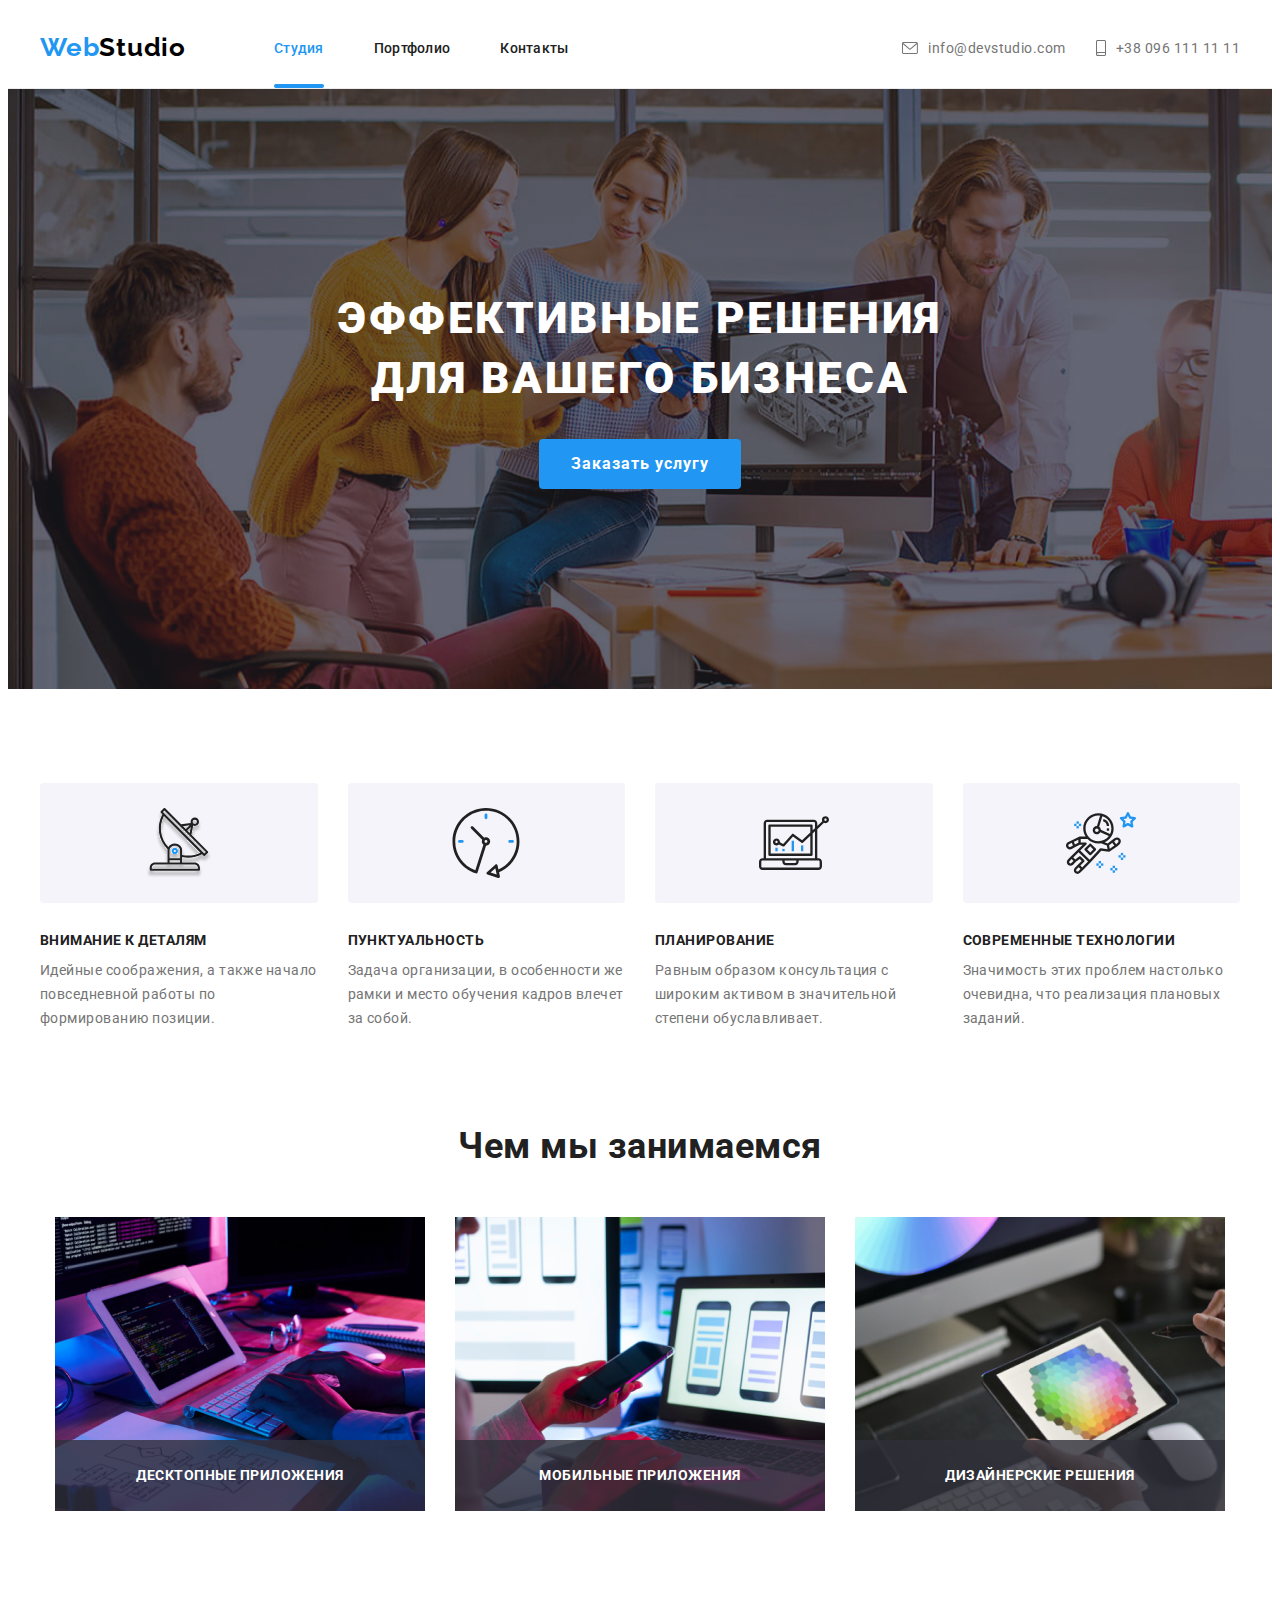
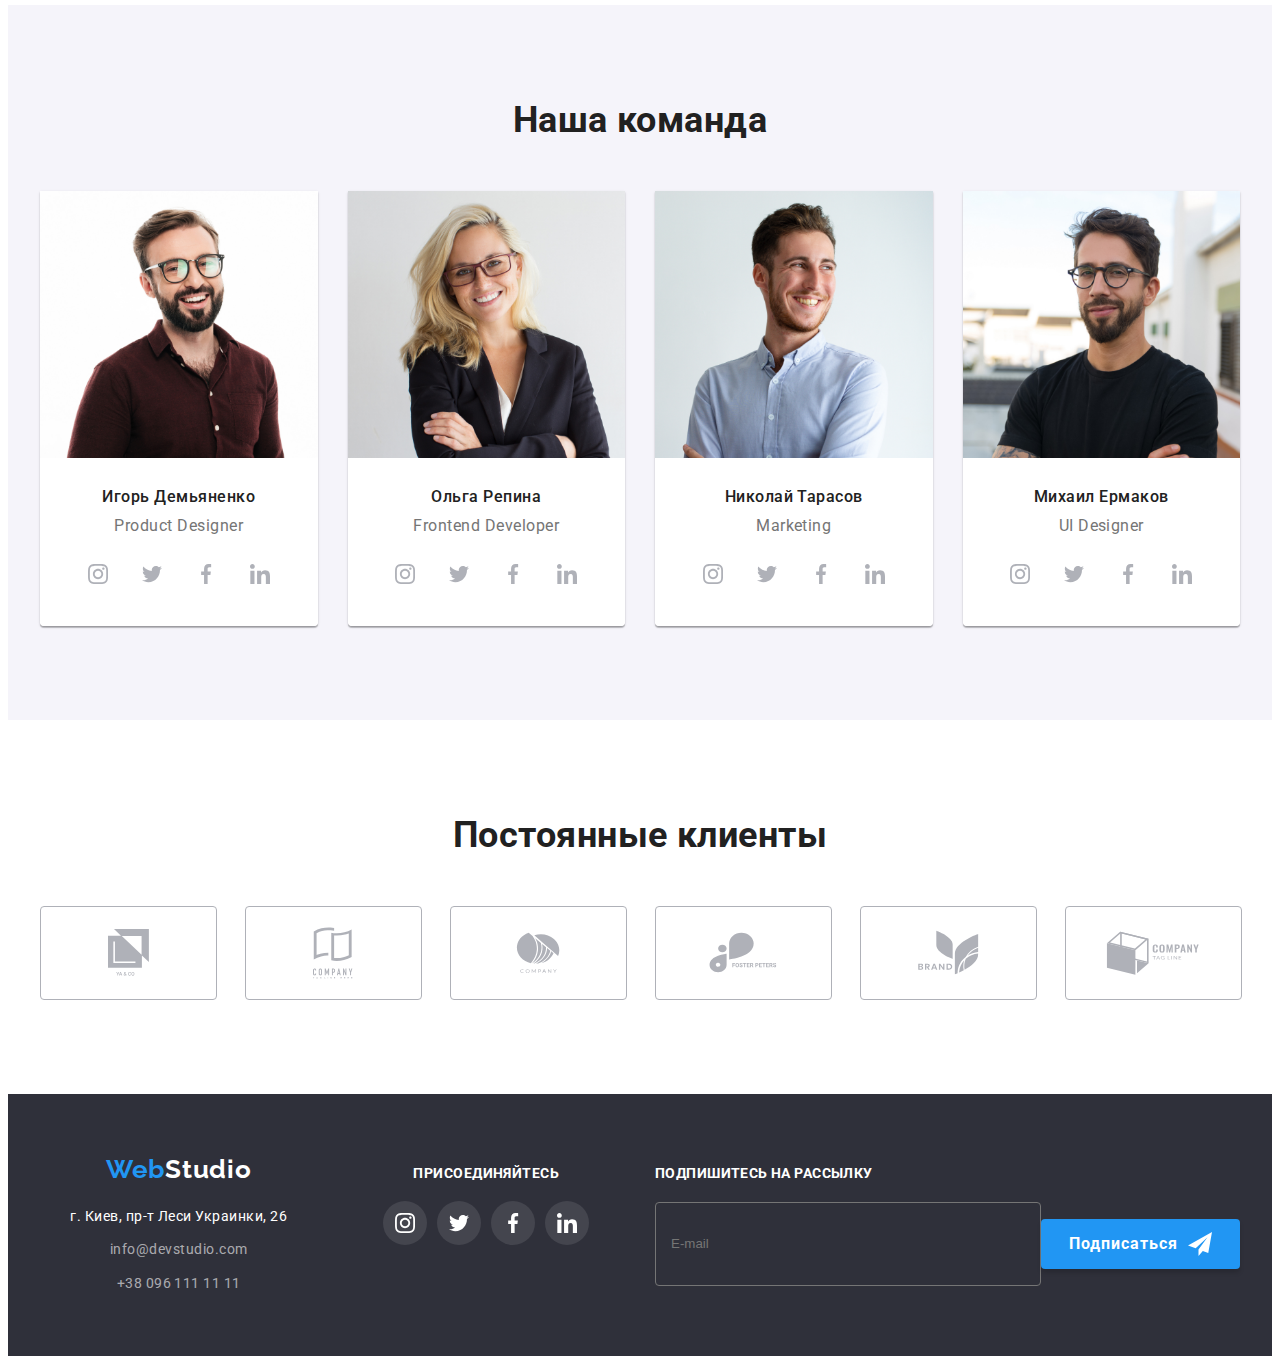
<file: index.html>
<!DOCTYPE html>
<html lang="ru">
<head>
    <meta charset="UTF-8">
    <meta http-equiv="X-UA-Compatible" content="IE=edge">
    <meta name="viewport" content="width=device-width, initial-scale=1.0">
    <title>Студия</title>
    <link rel="preconnect" href="https://fonts.googleapis.com">
    <link rel="preconnect" href="https://fonts.gstatic.com" crossorigin>
    <link href="https://fonts.googleapis.com/css2?family=Raleway:wght@700&family=Roboto:wght@400;500;700;900&display=swap"
        rel="stylesheet">
    <link rel="stylesheet" href="https://cdnjs.cloudflare.com/ajax/libs/modern-normalize/1.1.0/modern-normalize.min.css"
        integrity="sha512-wpPYUAdjBVSE4KJnH1VR1HeZfpl1ub8YT/NKx4PuQ5NmX2tKuGu6U/JRp5y+Y8XG2tV+wKQpNHVUX03MfMFn9Q=="
        crossorigin="anonymous" referrerpolicy="no-referrer">
    <link rel="stylesheet" href="./css/main.min.css">
    <!-- <link rel="stylesheet" href="./css/styles.css"> -->
    

</head>

<body>
    <header class="header-content">
        <div class="header-content__wrapper page-container">
            <nav class="header-nav">
                <a class="logo header-content__logo" href="./index.html">
                <span class="logo__text-blue">Web</span>Studio</a>
                <ul class="nav-list">
                    <li class="nav-list__item">
                        <a class="nav-list__link nav-list__link--current" href="./index.html">Студия</a></li>
                    <li class="nav-list__item">
                        <a class="nav-list__link" href="./portfolio.html">Портфолио</a></li>
                    <li class="nav-list__item">
                        <a class="nav-list__link" href="">Контакты</a></li>
                </ul>
            </nav>
            <ul class="contacts-list">
                <li class="contacts-list__item">
                    <a class="contacts-list__contact" href="mailto:info@devstudio.com">
                    <svg class="contacts-list__item-icon" width="16" height="12">
                    <use href="./images/icons.svg#icon-envelope"></use>
                    </svg>info@devstudio.com</a>
                </li>
                <li class="contacts-list__item">
                    <a class="contacts-list__contact" href="tel:+380961111111">
                    <svg class="contacts-list__item-icon" width="10" height="16">
                    <use href="./images/icons.svg#icon-smartphone"></use>
                    </svg> +38 096 111 11 11</a>
                </li>
            </ul>
        </div>
        <!-- Mobile menu -->
        <button class="mobile-menu-button" type="button" data-menu-open>
            <svg class="mobile-menu-button__icon" width="40" height="40">
                <use href="./images/svg/icons.svg#icon-burger">
        
                </use>
            </svg>
        </button>
        <div class="mobile-menu" data-menu>
            <div class="container mobile-menu-container">
                <button class="mobile-menu-close-btn" data-menu-close>
                    <svg class="mobile-menu-close-icon" width="40" height="40">
                        <use href="./images/icons.svg#icon-button-x"></use>
                    </svg>
                </button>
                <nav class="mobile-menu-nav">
                    <ul class="mobile-menu-list">
                        <li class="mobile-menu-list__item">
                            <a class="mobile-menu-list__link" href="./index.html">Студия</a>
                        </li>
                        <li class="mobile-menu-list__item">
                            <a class="mobile-menu-list__link" href="./portfolio.html">Портфолио</a>
                        </li>
                        <li class="mobile-menu-list__item">
                            <a class="mobile-menu-list__link" href="#">Контакты</a>
                        </li>
                    </ul>
                    <ul class="mobile-menu__contacts">
                        <li class="mobile-menu__contact">
                            <a class="mobile-menu__contact-link1" href="#">+38 096 111 11 11</a>
                        </li>
                        <li class="mobile-menu__contact">
                            <a class="mobile-menu__contact-link2" href="#">info@devstudio.com</a>
                        </li>
                    </ul>
                    <ul class="mobile-menu__social-list">
                        <li class="mobile-menu__social-list-item">
                            <a class="mobile-menu__social-list-item-link" href="#">Instagram</a>
                        </li>
                        <li class="mobile-menu__social-list-item">
                            <a class="mobile-menu__social-list-item-link" href="#">Twitter</a>
                        </li>
                        <li class="mobile-menu__social-list-item">
                            <a class="mobile-menu__social-list-item-link" href="#">Facebook</a>
                        </li>
                        <li class="mobile-menu__social-list-item">
                            <a class="mobile-menu__social-list-item-link" href="#">LinkedIn</a>
                        </li>
                    </ul>
                </nav>
            </div>
        </div>
    </header>
    <main>

        <section class="base-section base-section--hero">
            <div class="hero__wrapper page-container">
                <h1 class="hero__title">эффективные решения для вашего бизнеса</h1>
                <button class="base-button hero__base-button" type="button" data-modal-open>Заказать услугу</button>
            </div>
        </section>
<!-- Section features -->
        <section class="base-section">
            <div class="page-container">
                <h2 class="section-title visually-hidden">Наши особенности</h2>
                <ul class="features__list">
                    <li class="features__list-item features__list-item--with-antenna">
                        <h3 class="features__list-item-title">Внимание к деталям</h3>
                        <p class="features__list-item-description">Идейные соображения, а также начало повседневной работы по формированию позиции.</p>
                    </li>
                    <li class="features__list-item features__list-item--with-clock">
                        <h3 class="features__list-item-title">Пунктуальность</h3>
                        <p class="features__list-item-description">Задача организации, в особенности же рамки и место обучения кадров влечет за собой.</p>
                    </li>
                    <li class="features__list-item features__list-item--with-diagram">
                        <h3 class="features__list-item-title">Планирование</h3>
                        <p class="features__list-item-description">Равным образом консультация с широким активом в значительной степени обуславливает.</p>
                    </li>
                    <li class="features__list-item features__list-item--with-astronaut">
                        <h3 class="features__list-item-title">Современные технологии</h3>
                        <p class="features__list-item-description">Значимость этих проблем настолько очевидна, что реализация плановых заданий.</p>
                    </li>
                </ul>
            </div>
        </section>
<!-- Section services -->
        <section class="base-section base-section--services">
            <div class="page-container">
                <h2 class="section-title">Чем мы занимаемся</h2>
                <ul class="services-list">
                    <li class="services-list__item">
                        <img class="services-list__image" 
                        srcset="./images/services/img1.jpg 1x, ./images/services/img1-2x.jpg 2x"

                        src="./images/services/img1.jpg" alt="Грамотний код" width="370">
                        <h3 class="services-list__title">Десктопные приложения</h3>
                    </li>
                    <li class="services-list__item">
                        <img class="services-list__image" 
                        srcset="./images/services/img2.jpg 1x, ./images/services/img2-2x.jpg 2x"

                        src="./images/services/img2.jpg " alt="Мобильные приложения" width="370">
                        <h3 class="services-list__title">Мобильные приложения</h3>
                    </li>
                    <li class="services-list__item">
                        <img class="services-list__image" 
                        srcset="./images/services/img3.jpg 1x, ./images/services/img3-2x.jpg 2x"

                        src="./images/services/img3.jpg" alt="Дизайн сайтов" width="370">
                        <h3 class="services-list__title">Дизайнерские решения</h3>
                    </li>
                </ul>
            </div>
        </section>

<!-- Section team -->
        <section class="base-section base-section--team ">
            <div class="page-container">
                <h2 class="section-title">Наша команда</h2>
                <ul class="team-list">
                    <li class="team-list__item">
                    <picture>
                            <source srcset="./images/team/team1.jpg 1x, ./images/team/team1-2x.jpg 2x" media="(min-width: 1200px)">
                            <source srcset="./images/team/team1-tablet.jpg 1x, ./images/team/team1-tablet2x.jpg 2x" media="(min-width: 768px)">
                            <source srcset="./images/team/team1-mobile.jpg 1x, ./images/team/team1-mobile2x.jpg 2x">
                            <img class="team-list__item-image" 
                            src="./images/team/team1-mobile.jpg " alt="Фото Игоря Демьяненко" width="270">
                    </picture>
                        
                        <div class="team-list_item-description">
                            <h3 class="team-list__item-name">Игорь Демьяненко</h3>
                            <p class="team-list__item-position" lang="En">Product Designer</p>
                            <ul class="social-links">
                                <li class="social-links__item">
                                    <a class="social-links__item-link" href="https://www.instagram.com/">
                                        <svg class="social-links__item-icon">
                                        <use href="./images/icons.svg#icon-instagram"></use>
                                        </svg>
                                    </a>
                                </li>

                                <li class="social-links__item">
                                    <a class="social-links__item-link" href="https://twitter.com/">
                                        <svg class="social-links__item-icon">
                                            <use href="./images/icons.svg#icon-twitter"></use>
                                        </svg>
                                    </a>
                                </li>

                                <li class="social-links__item">
                                    <a class="social-links__item-link" href="https://www.facebook.com/">
                                        <svg class="social-links__item-icon">
                                            <use href="./images/icons.svg#icon-facebook"></use>
                                        </svg>
                                    </a>
                                </li>

                                <li class="social-links__item">
                                    <a class="social-links__item-link" href="https://www.linkedin.com/">
                                        <svg class="social-links__item-icon">
                                            <use href="./images/icons.svg#icon-linkedin"></use>
                                        </svg>
                                    </a>
                                </li>
                            </ul>
                        </div>
                        
                    </li>
                    <li class="team-list__item">
                        <picture>
                            <source srcset="./images/team/team2.jpg 1x, ./images/team/team2-2x.jpg 2x" media="(min-width:1200px)">
                            <source srcset="./images/team/team2-tablet.jpg 1x, ./images/team/team2-tablet2x.jpg 2x" media="(min-width:768px)">
                            <source srcset="./images/team/team2-mobile.jpg 1x, ./images/team/team2-mobile2x.jpg 2x">
                            <img class="team-list__item-image" src="./images/team/team2.jpg" alt="Фото Ольги Репиной" width="270">
                        </picture>
                        <div class="team-list_item-description">
                            <h3 class="team-list__item-name">Ольга Репина</h3>
                            <p class="team-list__item-position" lang="En">Frontend Developer</p>
                            <ul class="social-links">
                                <li class="social-links__item">
                                    <a class="social-links__item-link" href="https://www.instagram.com/">
                                        <svg class="social-links__item-icon">
                                            <use href="./images/icons.svg#icon-instagram"></use>
                                        </svg>
                                    </a>
                                </li>
                            
                                <li class="social-links__item">
                                    <a class="social-links__item-link" href="https://twitter.com/">
                                        <svg class="social-links__item-icon">
                                            <use href="./images/icons.svg#icon-twitter"></use>
                                        </svg>
                                    </a>
                                </li>
                            
                                <li class="social-links__item">
                                    <a class="social-links__item-link" href="https://www.facebook.com/">
                                        <svg class="social-links__item-icon">
                                            <use href="./images/icons.svg#icon-facebook"></use>
                                        </svg>
                                    </a>
                                </li>
                            
                                <li class="social-links__item">
                                    <a class="social-links__item-link" href="https://www.linkedin.com/">
                                        <svg class="social-links__item-icon">
                                            <use href="./images/icons.svg#icon-linkedin"></use>
                                        </svg>
                                    </a>
                                </li>
                            </ul>
                        </div>
                    </li>
                    <li class="team-list__item">
                        <picture>
                            <source srcset="./images/team/team3.jpg 1x, ./images/team/team3-2x.jpg 2x" media="(min-width: 1200px)">
                            <source srcset="./images/team/team3-tablet.jpg 1x, ./images/team/team3-tablet2x.jpg 2x" media="(min-width: 768px)">
                            <source srcset="./images/team/team3-mobile.jpg 1x, ./images/team/team3-mobile2x.jpg 2x">
                            <img class="team-list__item-image" src="./images/team/team3.jpg" alt="Фото Николая Тарасова" width="270">
                        </picture>
                        <div class="team-list_item-description">
                            <h3 class="team-list__item-name">Николай Тарасов</h3>
                            <p class="team-list__item-position" lang="En">Marketing</p>
                            <ul class="social-links">
                                <li class="social-links__item">
                                    <a class="social-links__item-link" href="https://www.instagram.com/">
                                        <svg class="social-links__item-icon">
                                            <use href="./images/icons.svg#icon-instagram"></use>
                                        </svg>
                                    </a>
                                </li>
                            
                                <li class="social-links__item">
                                    <a class="social-links__item-link" href="https://twitter.com/">
                                        <svg class="social-links__item-icon">
                                            <use href="./images/icons.svg#icon-twitter"></use>
                                        </svg>
                                    </a>
                                </li>
                            
                                <li class="social-links__item">
                                    <a class="social-links__item-link" href="https://www.facebook.com/">
                                        <svg class="social-links__item-icon">
                                            <use href="./images/icons.svg#icon-facebook"></use>
                                        </svg>
                                    </a>
                                </li>
                            
                                <li class="social-links__item">
                                    <a class="social-links__item-link" href="https://www.linkedin.com/">
                                        <svg class="social-links__item-icon">
                                            <use href="./images/icons.svg#icon-linkedin"></use>
                                        </svg>
                                    </a>
                                </li>
                            </ul>
                        </div>
                        
                    </li>
                    <li class="team-list__item">
                        <picture>
                            <source srcset="./images/team/team4.jpg 1x, ./images/team/team4-2x.jpg 2x" media="(min-width: 1200px)">
                            <source srcset="./images/team/team4-tablet.jpg 1x, ./images/team/team4-tablet2x.jpg 2x" media="(min-width: 768px)">
                            <source srcset="./images/team/team4-mobile.jpg 1x, ./images/team/team4-mobile2x.jpg 2x">
                            <img class="team-list__item-image" src="./images/team/team4.jpg" alt="Фото Михаила Ермакова" width="270">
                        </picture>
                        <div class="team-list_item-description">
                            <h3 class="team-list__item-name">Михаил Ермаков</h3>
                            <p class="team-list__item-position" lang="En">UI Designer</p>
                            <ul class="social-links">
                                <li class="social-links__item">
                                    <a class="social-links__item-link" href="https://www.instagram.com/">
                                        <svg class="social-links__item-icon">
                                            <use href="./images/icons.svg#icon-instagram"></use>
                                        </svg>
                                    </a>
                                </li>
                            
                                <li class="social-links__item">
                                    <a class="social-links__item-link" href="https://twitter.com/">
                                        <svg class="social-links__item-icon">
                                            <use href="./images/icons.svg#icon-twitter"></use>
                                        </svg>
                                    </a>
                                </li>
                            
                                <li class="social-links__item">
                                    <a class="social-links__item-link" href="https://www.facebook.com/">
                                        <svg class="social-links__item-icon">
                                            <use href="./images/icons.svg#icon-facebook"></use>
                                        </svg>
                                    </a>
                                </li>
                            
                                <li class="social-links__item">
                                    <a class="social-links__item-link" href="https://www.linkedin.com/">
                                        <svg class="social-links__item-icon">
                                            <use href="./images/icons.svg#icon-linkedin"></use>
                                        </svg>
                                    </a>
                                </li>
                            </ul>
                        </div>   
                    </li>
                </ul>
            </div>
        </section>
        <!-- Section regular customers -->
        <section class="base-section">
            <div class="page-container">
                <h2 class="section-title">Постоянные клиенты</h2>
                <ul class="regular-customers">
                    <li class="regular-customers__list-item">
                        <a class="regular-customers__item-link" href="./">
                            <svg class="regular-customers__item-logo" width="41" height="47">
                                <use href="./images/icons.svg#icon-logo-yaco"></use>
                            </svg>
                        </a>
                    </li>

                    <li class="regular-customers__list-item">
                        <a class="regular-customers__item-link" href="./">
                            <svg class="regular-customers__item-logo" width="40" height="52">
                                <use href="./images/icons.svg#icon-logo-company1"></use>
                            </svg>
                        </a>
                    </li>
                    <li class="regular-customers__list-item">
                        <a class="regular-customers__item-link" href="./">
                            <svg class="regular-customers__item-logo" width="44" height="41"> 
                                <use href="./images/icons.svg#icon-logo-company2"></use>
                            </svg>
                        </a>
                    </li>
                    <li class="regular-customers__list-item">
                        <a class="regular-customers__item-link" href="./">
                            <svg class="regular-customers__item-logo" width="69" height="41">
                                <use href="./images/icons.svg#icon-logo-foster-peters"></use>
                            </svg>
                        </a>
                    </li>
                    <li class="regular-customers__list-item">
                        <a class="regular-customers__item-link" href="./">
                            <svg class="regular-customers__item-logo" width="63" height="45">
                                <use href="./images/icons.svg#icon-logo-brand"></use>
                            </svg>
                        </a>
                    </li>
                    <li class="regular-customers__list-item">
                        <a class="regular-customers__item-link" href="./">
                            <svg class="regular-customers__item-logo" width="94" height="44">
                                <use href="./images/icons.svg#icon-logo-company3"></use>
                            </svg>
                        </a>
                    </li>
                </ul>
            </div>
           
        </section>
    </main>

    <footer class="footer-content">
        <div class="footer-content__wrapper page-container">
            <div class="footer-content_left-side">
                <div class="footer-content_left-side-left-part">
                    <a class="logo footer-content__logo" href="./index.html">
                        <span class="logo__text-blue">Web</span>Studio</a>
                    <address class="address-text">
                        <p class="address-text_info">г. Киев, пр-т Леси Украинки, 26</p>
                        <ul class="footer-contacts-list">
                            <li class="footer-contacts-list__item">
                                <a class="footer-contacts-list__item-link"
                                    href="mailto:info@devstudio.com">info@devstudio.com</a>
                            </li>
                            <li class="footer-contacts-list__item">
                                <a class="footer-contacts-list__item-link" href="tel:+380961111111">+38 096 111 11 11</a>
                            </li>
                        </ul>
                    </address>
                </div>
                <div class="footer-content_left-side-right-part">
                    <p class="footer-content_left-side-right-part-accept">присоединяйтесь</p>
                    <ul class="footer-social-links">
                        <li class="footer-social-links_item">
                            <a class="footer-social-links_item-link" href="https://www.instagram.com/">
                                <svg class="footer-social-links_item-icon">
                                    <use href="./images/icons.svg#icon-instagram"></use>
                                </svg>
                            </a>
                        </li>
    
                        <li class="footer-social-links_item">
                            <a class="footer-social-links_item-link" href="https://twitter.com/">
                                <svg class="footer-social-links_item-icon">
                                    <use href="./images/icons.svg#icon-twitter"></use>
                                </svg>
                            </a>
                        </li>
    
                        <li class="footer-social-links_item">
                            <a class="footer-social-links_item-link" href="https://www.facebook.com/">
                                <svg class="footer-social-links_item-icon">
                                    <use href="./images/icons.svg#icon-facebook"></use>
                                </svg>
                            </a>
                        </li>
    
                        <li class="footer-social-links_item">
                            <a class="footer-social-links_item-link" href="https://www.linkedin.com/">
                                <svg class="footer-social-links_item-icon">
                                    <use href="./images/icons.svg#icon-linkedin"></use>
                                </svg>
                            </a>
                        </li>
                    </ul>
                </div>
            </div>
            <div class="footer-content_right-side">
                <p class="footer-content_right-side-text">Подпишитесь на рассылку</p>
                <form action="#" class="footer-form" autocomplete="off">
                    <div class="footer-form__wrapper">
                        <input class="footer-form__input" name="form-footer-input" type="text" placeholder="E-mail"
                            pattern="[a-z0-9._%+-]+@[a-z0-9.-]+\.[a-z]{2,4}$">
                        <button class="base-button footer-form__base-button" type="button">
                            Подписаться
                        </button>
                    </div>
    
                </form>
            </div>
        </div>
    </footer>

    <div class="backdrop is-hidden" data-modal>
        <div class="modal-window">
            <button class="close-btn" type="button" data-modal-close>
                <svg class="close-btn__icon">
                    <use href="./images/icons.svg#icon-button-x"></use>
                </svg>

            </button>
        <form class="modal-form" action="#" autocomplete="off">
            <p class="modal-form__header">Оставьте свои данные, мы вам перезвоним</p>
            <label class="modal-form__field">
                Имя
                <span class="modal-form__field-content">
                    <input name="user_name" type="text" class="modal-form__input" required minlength="2"
                        pattern="[a-zA-Zа-яёА-ЯЁ]+" placeholder=" ">
                        <svg class="modal-form__field-icon">
                            <use href="./images/icons.svg#icon-person-back"></use>
                        </svg>
                </span>
            </label>
            <label class="modal-form__field">
                Телефон
                <span class="modal-form__field-content">
                    <input class="modal-form__input" name="user_phone" type="tel" required
                        pattern="[0-9]{3}-[0-9]{3}-[0-9]{2}-[0-9]{2}" title="096-111-11-11" placeholder=" ">
                    <svg class="modal-form__field-icon">
                        <use href="./images/icons.svg#icon-phone-black"></use>
                    </svg>
                </span>
            </label>
            <label class="modal-form__field">
                Почта
                <span class="modal-form__field-content">
                    <input class="modal-form__input" name="user_mail" type="email" required
                        pattern="[a-z0-9._%+-]+@[a-z0-9.-]+\.[a-z]{2,4}$" title="mymail@domen.com" placeholder=" ">
                    <svg class="modal-form__field-icon">
                        <use href="./images/icons.svg#icon-mail-black"></use>
                    </svg>
                </span>
            </label>

            <label class="modal-form__field">
                Комментарий
                <textarea class="modal-form__message" name="user_message" placeholder="Введите текст"></textarea>
            </label>
            <div class="modal-form__checbox-wrapper">
                <input class="modal-form__checkbox visually-hidden" type="checkbox" name="user_policy" required id="user-policy">
                <label class="modal-form__checkbox-label" for="user-policy">Соглашаюсь с рассылкой и принимаю&nbsp;<a href="#"
                        class="modal-form__checkbox-link">Условия договора</a></label>
            </div>
            <button class="base-button modal-form__base-button" type="submit">Отправить</button>
        </form>
        </div>
    </div>
    
    <script src="./js/modal.js"></script>
    <script src="./js/mobile-menu.js"></script>
</body>

</html>
</file>
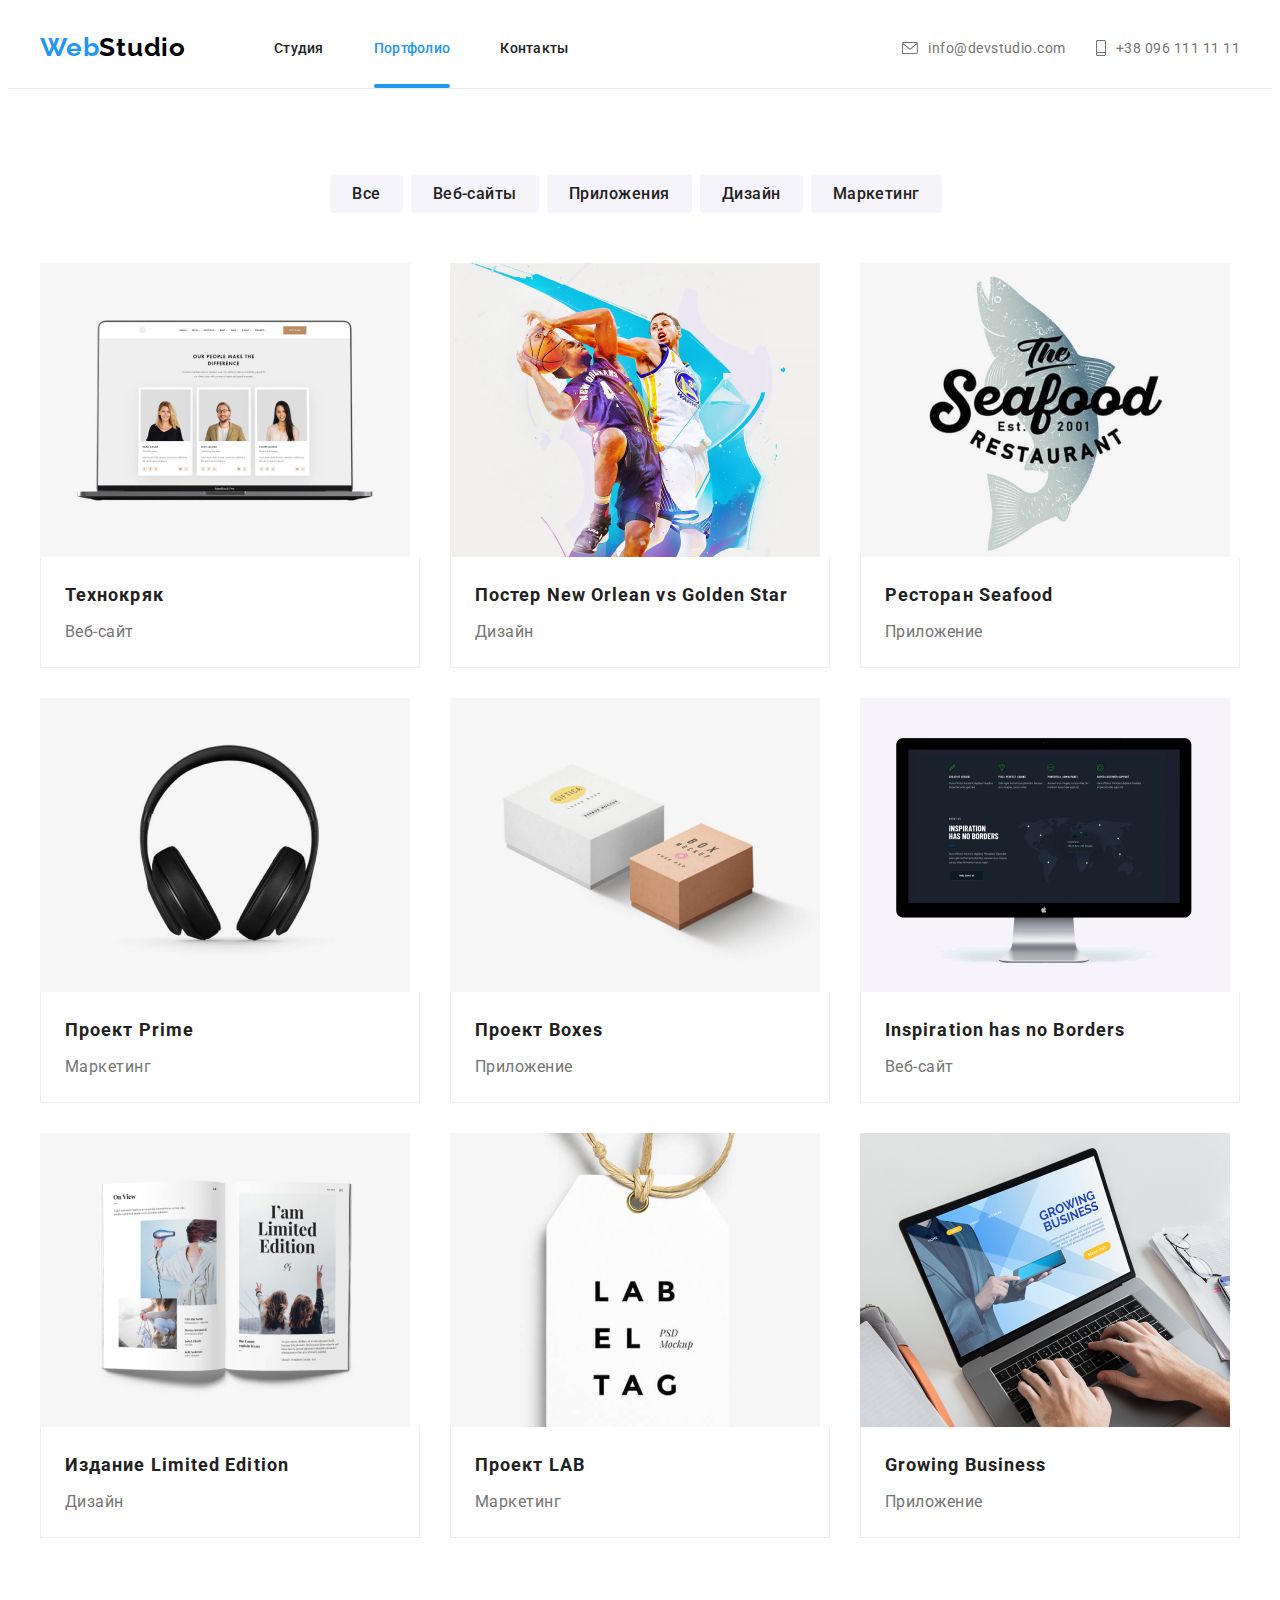
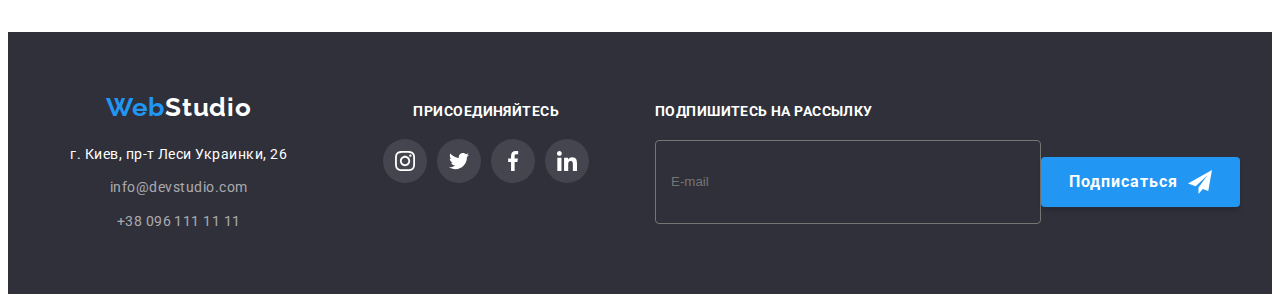
<file: portfolio.html>
<!DOCTYPE html>
<html lang="ru">

<head>
    <meta charset="UTF-8">
    <meta http-equiv="X-UA-Compatible" content="IE=edge">
    <meta name="viewport" content="width=device-width, initial-scale=1.0">
    <title>Портфолио</title>
    <link rel="preconnect" href="https://fonts.googleapis.com">
    <link rel="preconnect" href="https://fonts.gstatic.com" crossorigin>
    <link
        href="https://fonts.googleapis.com/css2?family=Raleway:wght@700&family=Roboto:wght@400;500;700;900&display=swap"
        rel="stylesheet">
    <link rel="stylesheet" href="https://cdnjs.cloudflare.com/ajax/libs/modern-normalize/1.1.0/modern-normalize.min.css"
        integrity="sha512-wpPYUAdjBVSE4KJnH1VR1HeZfpl1ub8YT/NKx4PuQ5NmX2tKuGu6U/JRp5y+Y8XG2tV+wKQpNHVUX03MfMFn9Q=="
        crossorigin="anonymous" referrerpolicy="no-referrer">
    <!-- <link rel="stylesheet" href="./css/styles.css"> -->
    <link rel="stylesheet" href="./css/main.min.css">
</head>

<body>
        <header class="header-content">
            <div class="header-content__wrapper page-container">
                <nav class="header-nav">
                    <a class="logo header-content__logo" href="./index.html">
                        <span class="logo__text-blue">Web</span>Studio</a>
                    <ul class="nav-list">
                        <li class="nav-list__item">
                            <a class="nav-list__link" href="./index.html">Студия</a>
                        </li>
                        <li class="nav-list__item">
                            <a class="nav-list__link nav-list__link--current" href="./portfolio.html">Портфолио</a>
                        </li>
                        <li class="nav-list__item">
                            <a class="nav-list__link" href="">Контакты</a>
                        </li>
                    </ul>
                </nav>
        
                <ul class="contacts-list">
                    <li class="contacts-list__item">
                        <a class="contacts-list__contact" href="mailto:info@devstudio.com">
                            <svg class="contacts-list__item-icon" width="16" height="12">
                                <use href="./images/icons.svg#icon-envelope"></use>
                            </svg>info@devstudio.com</a>
                    </li>
                    <li class="contacts-list__item">
                        <a class="contacts-list__contact" href="tel:+380961111111">
                            <svg class="contacts-list__item-icon" width="10" height="16">
                                <use href="./images/icons.svg#icon-smartphone"></use>
                            </svg> +38 096 111 11 11</a>
                    </li>
                </ul>
            </div>
        <!-- Mobile menu -->
        <button class="mobile-menu-button" type="button" data-menu-open>
            <svg class="mobile-menu-button__icon" width="40" height="40">
                <use href="./images/svg/icons.svg#icon-burger">
        
                </use>
            </svg>
        </button>
        <div class="mobile-menu" data-menu>
            <div class="container mobile-menu-container">
                <button class="mobile-menu-close-btn" data-menu-close>
                    <svg class="mobile-menu-close-icon" width="40" height="40">
                        <use href="./images/icons.svg#icon-button-x"></use>
                    </svg>
                </button>
                <nav class="mobile-menu-nav">
                    <ul class="mobile-menu-list">
                        <li class="mobile-menu-list__item">
                            <a class="mobile-menu-list__link" href="./index.html">Студия</a>
                        </li>
                        <li class="mobile-menu-list__item">
                            <a class="mobile-menu-list__link" href="./portfolio.html">Портфолио</a>
                        </li>
                        <li class="mobile-menu-list__item">
                            <a class="mobile-menu-list__link" href="#">Контакты</a>
                        </li>
                    </ul>
                    <ul class="mobile-menu__contacts">
                        <li class="mobile-menu__contact">
                            <a class="mobile-menu__contact-link1" href="#">+38 096 111 11 11</a>
                        </li>
                        <li class="mobile-menu__contact">
                            <a class="mobile-menu__contact-link2" href="#">info@devstudio.com</a>
                        </li>
                    </ul>
                    <ul class="mobile-menu__social-list">
                        <li class="mobile-menu__social-list-item">
                            <a class="mobile-menu__social-list-item-link" href="#">Instagram</a>
                        </li>
                        <li class="mobile-menu__social-list-item">
                            <a class="mobile-menu__social-list-item-link" href="#">Twitter</a>
                        </li>
                        <li class="mobile-menu__social-list-item">
                            <a class="mobile-menu__social-list-item-link" href="#">Facebook</a>
                        </li>
                        <li class="mobile-menu__social-list-item">
                            <a class="mobile-menu__social-list-item-link" href="#">LinkedIn</a>
                        </li>
                    </ul>
                </nav>
            </div>
        </div>
        </header>
    <main>
    <!-- Section examples -->
        <section class="base-section">
            <div class="page-container">
            <h1 class="examples-title visually-hidden">Примеры наших работ</h1>
            
            <ul class="examples-filter">
                <li class="examples-filter__item">
                    <button class="base-button examples-filter__base-button" type="button">Все</button>
                </li>
                <li class="examples-filter__item">
                    <button class="base-button examples-filter__base-button" type="button">Веб-сайты</button>
                </li>
                <li class="examples-filter__item">
                    <button class="base-button examples-filter__base-button" type="button">Приложения</button>
                </li>
                <li class="examples-filter__item">
                    <button class="base-button examples-filter__base-button" type="button">Дизайн</button>
                </li>
                <li class="examples-filter__item">
                    <button class="base-button examples-filter__base-button" type="button">Маркетинг</button>
                </li>
            </ul>
            
            <ul class="examples-list">
                <li class="examples-list__item">
                    <a class="examples-list__item-link" href="./">
                        <div class="examples-list__item-image-wrapper">
                            <picture>
                                <source srcset="./images/portfolio/pimg1.jpg 1x, ./images/portfolio/pimg1-2x.jpg 2x" media="(min-width: 1200px)">
                                <source srcset="./images/portfolio/pimg1-tablet.jpg 1x, ./images/portfolio/pimg1-tablet2x.jpg 2x" media="(min-width: 768px)">
                                <source srcset="./images/portfolio/pimg1-mobile.jpg 1x, ./images/portfolio/pimg1-mobile2x.jpg 2x">
                                <img class="examples-list__item-image" src="./images/portfolio/pimg1.jpg " alt="Пример веб-сайта технокряк">
                            </picture>
                            <p class="examples-list__item-hint">Технокряк это современная площадка распространения коронавируса. Компании используют эту
                                платформу для цифрового шпионажа и атак на защищённые сервера конкурентов.</p>
                        </div>
                        <div class="examples-list__item-description">
                            <h2 class="examples-list__item-title">Технокряк</h2>
                            <p class="examples-list__item-category">Веб-сайт</p>
                        </div>
                    </a>
                </li>
                <li class="examples-list__item">
                    <a class="examples-list__item-link" href="./">
                        <div class="examples-list__item-image-wrapper">
                            <picture>
                                <source srcset="./images/portfolio/pimg2.jpg 1x, ./images/portfolio/pimg2-2x.jpg 2x" media="(min-width: 1200px)">
                                <source srcset="./images/portfolio/pimg2-tablet.jpg 1x, ./images/portfolio/pimg2-tablet2x.jpg 2x" media="(min-width: 768px)">
                                <source srcset="./images/portfolio/pimg2-mobile.jpg 1x, ./images/portfolio/pimg2-mobile2x.jpg 2x">
                                <img class="examples-list__item-image" src="./images/portfolio/pimg2.jpg " alt="Пример дизайна постера">
                            </picture>
                            <p class="examples-list__item-hint">Технокряк это современная площадка распространения коронавируса. Компании используют эту
                                платформу для цифрового шпионажа и атак на защищённые сервера конкурентов.</p>
                        </div>
                        <div class="examples-list__item-description">
                            <h2 class="examples-list__item-title">Постер New Orlean vs Golden Star</h2>
                            <p class="examples-list__item-category">Дизайн</p>  
                        </div>
                    </a>
                </li>
                <li class="examples-list__item">
                    <a class="examples-list__item-link" href="./">
                        <div class="examples-list__item-image-wrapper">
                            <picture>
                                <source srcset="./images/portfolio/pimg3.jpg 1x, ./images/portfolio/pimg3-2x.jpg 2x" media="(min-width: 1200px)">
                                <source srcset="./images/portfolio/pimg3-tablet.jpg 1x, ./images/portfolio/pimg3-tablet2x.jpg 2x"
                                    media="(min-width: 768px)">
                                <source srcset="./images/portfolio/pimg3-mobile.jpg 1x, ./images/portfolio/pimg3-mobile2x.jpg 2x">
                                <img class="examples-list__item-image" src="./images/portfolio/pimg3.jpg " alt="Пример приложения для ресторана">
                            </picture>
                            <p class="examples-list__item-hint">Технокряк это современная площадка распространения коронавируса. Компании используют эту
                                платформу для цифрового шпионажа и атак на защищённые сервера конкурентов.</p>
                        </div>
                        <div class="examples-list__item-description">
                        <h2 class="examples-list__item-title">Ресторан Seafood</h2>
                            <p class="examples-list__item-category">Приложение</p> 
                        </div>
                    </a>
                </li>
                <li class="examples-list__item">
                    <a class="examples-list__item-link" href="./">
                        <div class="examples-list__item-image-wrapper">
                            <picture>
                                <source srcset="./images/portfolio/pimg4.jpg 1x, ./images/portfolio/pimg4-2x.jpg 2x" media="(min-width: 1200px)">
                                <source srcset="./images/portfolio/pimg4-tablet.jpg 1x, ./images/portfolio/pimg4-tablet2x.jpg 2x"
                                    media="(min-width: 768px)">
                                <source srcset="./images/portfolio/pimg4-mobile.jpg 1x, ./images/portfolio/pimg4-mobile2x.jpg 2x">
                                <img class="examples-list__item-image" src="./images/portfolio/pimg4.jpg " alt="Пример приложения для ресторана">
                            </picture>
                            <p class="examples-list__item-hint">Технокряк это современная площадка распространения коронавируса. Компании используют эту
                                платформу для цифрового шпионажа и атак на защищённые сервера конкурентов.</p>
                        </div>
                        <div class="examples-list__item-description">
                            <h2 class="examples-list__item-title">Проект Prime</h2>
                            <p class="examples-list__item-category">Маркетинг</p>
                        </div>
                    </a>
                </li>
                <li class="examples-list__item">
                    <a class="examples-list__item-link" href="./">
                        <div class="examples-list__item-image-wrapper">
                            <picture>
                                <source srcset="./images/portfolio/pimg5.jpg 1x, ./images/portfolio/pimg5-2x.jpg 2x" media="(min-width: 1200px)">
                                <source srcset="./images/portfolio/pimg5-tablet.jpg 1x, ./images/portfolio/pimg5-tablet2x.jpg 2x"
                                    media="(min-width: 768px)">
                                <source srcset="./images/portfolio/pimg5-mobile.jpg 1x, ./images/portfolio/pimg5-mobile2x.jpg 2x">
                                <img class="examples-list__item-image" src="./images/portfolio/pimg5.jpg " alt="Пример проекта коробочки">
                            </picture>
                            <p class="examples-list__item-hint">Технокряк это современная площадка распространения коронавируса. Компании используют эту
                                платформу для цифрового шпионажа и атак на защищённые сервера конкурентов.</p>
                        </div>
                        <div class="examples-list__item-description">
                            <h2 class="examples-list__item-title">Проект Boxes</h2>
                            <p class="examples-list__item-category">Приложение</p>
                        </div>
                    </a>
                </li>
                <li class="examples-list__item">
                    <a class="examples-list__item-link" href="./">
                        <div class="examples-list__item-image-wrapper">
                            <picture>
                                <source srcset="./images/portfolio/pimg6.jpg 1x, ./images/portfolio/pimg6-2x.jpg 2x" media="(min-width: 1200px)">
                                <source srcset="./images/portfolio/pimg6-tablet.jpg 1x, ./images/portfolio/pimg6-tablet2x.jpg 2x"
                                    media="(min-width: 768px)">
                                <source srcset="./images/portfolio/pimg6-mobile.jpg 1x, ./images/portfolio/pimg6-mobile2x.jpg 2x">
                                <img class="examples-list__item-image" src="./images/portfolio/pimg6.jpg " alt="Пример веб-сайта">
                            </picture>
                            <p class="examples-list__item-hint">Технокряк это современная площадка распространения коронавируса. Компании используют эту
                                платформу для цифрового шпионажа и атак на защищённые сервера конкурентов.</p>
                        </div>
                        <div class="examples-list__item-description">
                            <h2 class="examples-list__item-title">Inspiration has no Borders</h2>
                            <p class="examples-list__item-category">Веб-сайт</p>
                        </div>
                    </a>
                </li>
                <li class="examples-list__item">
                    <a class="examples-list__item-link" href="./">
                        <div class="examples-list__item-image-wrapper">
                            <picture>
                                <source srcset="./images/portfolio/pimg7.jpg 1x, ./images/portfolio/pimg7-2x.jpg 2x" media="(min-width: 1200px)">
                                <source srcset="./images/portfolio/pimg7-tablet.jpg 1x, ./images/portfolio/pimg7-tablet2x.jpg 2x"
                                    media="(min-width: 768px)">
                                <source srcset="./images/portfolio/pimg7-mobile.jpg 1x, ./images/portfolio/pimg7-mobile2x.jpg 2x">
                                <img class="examples-list__item-image" src="./images/portfolio/pimg7.jpg " alt="ример дизайна издания">
                            </picture>
                            <p class="examples-list__item-hint">Технокряк это современная площадка распространения коронавируса. Компании используют эту
                                платформу для цифрового шпионажа и атак на защищённые сервера конкурентов.</p>
                        </div>
                        <div class="examples-list__item-description">
                            <h2 class="examples-list__item-title">Издание Limited Edition</h2>
                            <p class="examples-list__item-category">Дизайн</p>
                        </div>
                    </a>
                </li>
                <li class="examples-list__item">
                    <a class="examples-list__item-link" href="./">
                        <div class="examples-list__item-image-wrapper">
                            <picture>
                                <source srcset="./images/portfolio/pimg8.jpg 1x, ./images/portfolio/pimg8-2x.jpg 2x" media="(min-width: 1200px)">
                                <source srcset="./images/portfolio/pimg8-tablet.jpg 1x, ./images/portfolio/pimg8-tablet2x.jpg 2x"
                                    media="(min-width: 768px)">
                                <source srcset="./images/portfolio/pimg8-mobile.jpg 1x, ./images/portfolio/pimg8-mobile2x.jpg 2x">
                                <img class="examples-list__item-image" src="./images/portfolio/pimg8.jpg " alt="Пример проекта лаб">
                            </picture>
                            <p class="examples-list__item-hint">Технокряк это современная площадка распространения коронавируса. Компании используют эту
                                платформу для цифрового шпионажа и атак на защищённые сервера конкурентов.</p>
                        </div>
                        <div class="examples-list__item-description">
                            <h2 class="examples-list__item-title">Проект LAB</h2>
                            <p class="examples-list__item-category">Маркетинг</p>
                        </div> 
                    </a>
                </li>
                <li class="examples-list__item">
                    <a class="examples-list__item-link" href="./">
                        <div class="examples-list__item-image-wrapper">
                            <picture>
                                <source srcset="./images/portfolio/pimg9.jpg 1x, ./images/portfolio/pimg9-2x.jpg 2x" media="(min-width: 1200px)">
                                <source srcset="./images/portfolio/pimg9-tablet.jpg 1x, ./images/portfolio/pimg9-tablet2x.jpg 2x"
                                    media="(min-width: 768px)">
                                <source srcset="./images/portfolio/pimg9-mobile.jpg 1x, ./images/portfolio/pimg9-mobile2x.jpg 2x">
                                <img class="examples-list__item-image" src="./images/portfolio/pimg9.jpg " alt="Примера приложения для бизнеса">
                            </picture>
                            <p class="examples-list__item-hint">Технокряк это современная площадка распространения коронавируса. Компании используют эту
                                платформу для цифрового шпионажа и атак на защищённые сервера конкурентов.</p>
                        </div>
                        <div class="examples-list__item-description">
                            <h2 class="examples-list__item-title">Growing Business</h2>
                            <p class="examples-list__item-category">Приложение</p>
                        </div>
                    </a>
                </li>
            </ul>
            </div>
        </section>
    </main>

    <footer class="footer-content">
        <div class="footer-content__wrapper page-container">
            <div class="footer-content_left-side">
                <div class="footer-content_left-side-left-part">
                    <a class="logo footer-content__logo" href="./index.html">
                        <span class="logo__text-blue">Web</span>Studio</a>
                    <address class="address-text">
                        <p class="address-text_info">г. Киев, пр-т Леси Украинки, 26</p>
                        <ul class="footer-contacts-list">
                            <li class="footer-contacts-list__item">
                                <a class="footer-contacts-list__item-link"
                                    href="mailto:info@devstudio.com">info@devstudio.com</a>
                            </li>
                            <li class="footer-contacts-list__item">
                                <a class="footer-contacts-list__item-link" href="tel:+380961111111">+38 096 111 11 11</a>
                            </li>
                        </ul>
                    </address>
                </div>
                <div class="footer-content_left-side-right-part">
                    <p class="footer-content_left-side-right-part-accept">присоединяйтесь</p>
                    <ul class="footer-social-links">
                        <li class="footer-social-links_item">
                            <a class="footer-social-links_item-link" href="https://www.instagram.com/">
                                <svg class="footer-social-links_item-icon">
                                    <use href="./images/icons.svg#icon-instagram"></use>
                                </svg>
                            </a>
                        </li>
    
                        <li class="footer-social-links_item">
                            <a class="footer-social-links_item-link" href="https://twitter.com/">
                                <svg class="footer-social-links_item-icon">
                                    <use href="./images/icons.svg#icon-twitter"></use>
                                </svg>
                            </a>
                        </li>
    
                        <li class="footer-social-links_item">
                            <a class="footer-social-links_item-link" href="https://www.facebook.com/">
                                <svg class="footer-social-links_item-icon">
                                    <use href="./images/icons.svg#icon-facebook"></use>
                                </svg>
                            </a>
                        </li>
    
                        <li class="footer-social-links_item">
                            <a class="footer-social-links_item-link" href="https://www.linkedin.com/">
                                <svg class="footer-social-links_item-icon">
                                    <use href="./images/icons.svg#icon-linkedin"></use>
                                </svg>
                            </a>
                        </li>
                    </ul>
                </div>
            </div>
            <div class="footer-content_right-side">
                <p class="footer-content_right-side-text">Подпишитесь на рассылку</p>
                <form action="#" class="footer-form" autocomplete="off">
                    <div class="footer-form__wrapper">
                        <input class="footer-form__input" name="form-footer-input" type="text" placeholder="E-mail"
                            pattern="[a-z0-9._%+-]+@[a-z0-9.-]+\.[a-z]{2,4}$">
                        <button class="base-button footer-form__base-button" type="button">
                            Подписаться
                        </button>
                    </div>
    
                </form>
            </div>
        </div>
    </footer>
        <script src="./js/modal.js"></script>
        <script src="./js/mobile-menu.js"></script>
</body>

</html>
</file>
<file: css/styles.css>
/* --------------------------------shared styles--------------------------------*/
/* :root {
  --main-blue: #2196f3;
  --main-icons: #afb1b8;
  --hover-blue: #188ce8;
  --main-white: #ffffff;
  --main-black: #212121;
  --logo-black: #000000;
  --main-gray: #757575;
  --background-sahara: #f5f4fa;
  --background-black: #2f303a;
  --background-hero: #c4c4c4;
  --background-social: rgba(255, 255, 255, 0.1);
  --black-alfa-02: rgba(33, 33, 33, 0.2);
  --black-alfa-05: rgba(117, 117, 117, 0.5);
} */

/* body {
  font-family: Roboto, sans-serif;
  color: var(--main-black);
  letter-spacing: 0.03em;
}

img {
  display: block;
}

ul {
  padding-left: 0;
  margin-top: 0;
  margin-bottom: 0;

  list-style: none;
} */

/* .page-container {
  width: 1200px;
  padding-left: 15px;
  padding-right: 15px;
  margin-left: auto;
  margin-right: auto;
} */

/* .visually-hidden {
  position: absolute !important;
  clip: rect(1px 1px 1px 1px);
  clip: rect(1px, 1px, 1px, 1px);
  padding: 0 !important;
  border: 0 !important;
  height: 1px !important;
  width: 1px !important;
  overflow: hidden;
} */

/* .base-button {
  display: flex;
  justify-content: center;
  align-items: center;

  border-radius: 4px;
  border: none;

  font-family: Roboto, sans-serif;
  cursor: pointer;
} */

/* .base-section {
  padding-top: 94px;
  padding-bottom: 94px;
}

.section-title {
  font-weight: 700;
  font-size: 36px;
  line-height: 1.17;
  text-align: center;
  margin-top: 0;
  margin-bottom: 50px;
} */

/* --------------------------------settings for index.html -------------------------------------*/
/* .header-content {
  border-bottom: #ececec solid 1px;

  font-weight: 500;
  font-size: 14px;
  line-height: 1.17;
  letter-spacing: 0.02em;
  text-decoration: none;
}

.header-content__wrapper {
  display: flex;
  justify-content: space-between;
  align-items: center;
} */

/* .header-nav {
  display: flex;
} */

/* .logo {
  display: inline-block;

  font-family: Raleway, sans-serif;
  font-weight: 700;
  font-size: 26px;
  letter-spacing: 0.03em;
  line-height: 1.2;
  text-decoration: none;
}

.header-content__logo {
  padding-top: 24px;
  padding-bottom: 25px;
  margin-right: 93px;
  color: var(--logo-black);
}

.logo__text {
  color: var(--main-blue);
} */

/* .nav-list {
  display: flex;
  margin: 0;
  padding: 0;
}

.nav-list__link {
  display: inline-block;
  position: relative;
  padding-top: 32px;
  padding-bottom: 32px;

  color: var(--main-black);
  text-decoration: none;
  letter-spacing: 0.02em;
}

.nav-list__link:hover,
.nav-list__link:focus {
  color: var(--main-blue);

  transition-property: color;
  transition-duration: 250ms;
  transition-timing-function: cubic-bezier(0.4, 0, 0.2, 1);
}

.nav-list__link--current {
  color: var(--main-blue);
}

.nav-list__link--current::after {
  position: absolute;
  bottom: 0;

  content: '';
  display: block;
  height: 4px;
  width: 100%;
  border-radius: 2px;
  background-color: var(--main-blue);
}

.nav-list__item:not(:last-child) {
  margin-right: 50px;
} */

/* .contacts-list {
  display: flex;
  margin-left: auto;
}

.contacts-list__item {
  display: flex;
  align-items: center;

  padding-top: 32px;
  padding-bottom: 32px;
}

.contacts-list__item:not(:last-child) {
  margin-right: 50px;
}

.contacts-list__contact {
  display: inline-flex;
  align-items: center;

  color: var(--main-gray);
  text-decoration: none;
}

.contacts-list__contact:hover,
.contacts-list__contact:focus {
  color: var(--main-blue);

  transition-property: color;
  transition-duration: 250ms;
  transition-timing-function: cubic-bezier(0.4, 0, 0.2, 1);
}

.contacts-list__contact:hover .header-icons,
.contacts-list__contact:focus .header-icons {
  fill: var(--main-blue);

  transition-property: fill;
  transition-duration: 250ms;
  transition-timing-function: cubic-bezier(0.4, 0, 0.2, 1);
} */

/* .contacts-list__item-icon {
  fill: var(--main-gray);

  margin-right: 10px;
} */

/* .base-section--hero {
  padding-top: 200px;
  padding-bottom: 200px;

  background-image: linear-gradient(
      90deg,
      rgba(47, 48, 58, 0.4),
      rgba(47, 48, 58, 0.4)
    ),
    url('../images/hero-bg.png');
  background-size: cover;

  background-color: var(--background-hero);

  color: var(--main-white);
} */

/* .hero__wrapper {
  display: flex;
  flex-direction: column;
  justify-content: center;
  align-items: center;

  max-width: 700px;
} */

/* .hero__title {
  margin-top: 0;
  margin-bottom: 30px;

  font-weight: 900;
  font-size: 44px;
  line-height: 1.36;
  letter-spacing: 0.06em;
  text-align: center;
  text-transform: uppercase;
} */

/* .hero__base-button {
  padding-top: 10px;
  padding-right: 32px;
  padding-bottom: 10px;
  padding-left: 32px;

  font-weight: 700;
  font-size: 16px;
  line-height: 1.88;
  letter-spacing: 0.06em;

  color: var(--main-white);
  background-color: var(--main-blue);
}

.hero__base-button:hover,
.hero__base-button:focus {
  background-color: var(--hover-blue);

  transition-property: background-color;
  transition-duration: 250ms;
  transition-timing-function: cubic-bezier(0.4, 0, 0.2, 1);
} */

/* .features__list {
  display: flex;
  flex-wrap: wrap;

  margin-top: -30px;
  margin-left: -30px;
}

.features__list-item {
  width: calc((100% - 4 * 30px) / 4);

  margin-top: 30px;
  margin-left: 30px;
}

.features__list-item::before {
  content: '';
  display: block;
  height: 120px;
  border-radius: 4px;
  margin-bottom: 30px;
  background-color: var(--background-sahara);
  background-repeat: no-repeat;
  background-size: 70px 70px;
  background-position: 50% 50%;
}

.features__list-item--with-antenna::before {
  background-image: url('../images/antenna.svg');
}

.features__list-item--with-clock::before {
  background-image: url('../images/clock.svg');
}

.features__list-item--with-diagram::before {
  background-image: url('../images/diagram.svg');
}

.features__list-item--with-astronaut::before {
  background-image: url('../images/astronaut.svg');
}

.features__list-item-title {
  margin-top: 0;
  margin-bottom: 10px;

  font-weight: 700;
  font-size: 14px;
  line-height: 1.14;
  text-transform: uppercase;
  text-align: left;
}

.features__list-item-description {
  margin-top: 0;
  margin-bottom: 0;

  font-size: 14px;
  line-height: 1.71;
  color: var(--main-gray);
} */

/* .base-section--services {
  padding-top: 0;
} */

/* .services-list {
  display: flex;
  flex-wrap: wrap;

  margin-top: -30px;
  margin-left: -30px;
}

.services-list__item {
  position: relative;

  margin-top: 30px;
  margin-left: 30px;
  width: calc((100% - 3 * 30px) / 3);
}

.services-list__title {
  position: absolute;
  bottom: 0;

  width: 100%;
  margin: 0;
  padding-top: 27px;
  padding-bottom: 27px;

  font-size: 14px;
  line-height: 1.17;
  text-align: center;
  text-transform: uppercase;

  color: var(--main-white);
  background-color: rgba(47, 48, 58, 0.8);
} */

/* .base-section--team {
  background-color: var(--background-sahara);
}

.team-list {
  display: flex;
  flex-wrap: wrap;

  margin-left: -30px;
  margin-top: -30px;
}

.team-list__item {
  width: calc((100% - 4 * 30px) / 4);
  margin-left: 30px;
  margin-top: 30px;
  border-bottom-left-radius: 4px;
  border-bottom-right-radius: 4px;
  box-shadow: 0px 1px 3px rgba(0, 0, 0, 0.12), 0px 1px 1px rgba(0, 0, 0, 0.14),
    0px 2px 1px rgba(0, 0, 0, 0.2);
}

.team-list_item-description {
  padding-top: 30px;
  padding-bottom: 30px;
  padding-right: 30px;
  padding-left: 30px;
  border-bottom-left-radius: 4px;
  border-bottom-right-radius: 4px;

  background-color: var(--main-white);
}

.team-list__item-name {
  margin-top: 0;
  margin-bottom: 10px;

  font-weight: 500;
  font-size: 16px;
  line-height: 1.17;
  text-align: center;
}

.team-list__item-position {
  margin-top: 0;
  margin-bottom: 16px;

  font-size: 16px;
  line-height: 1.17;
  text-align: center;
  color: var(--main-gray);
}

.social-links {
  display: flex;
  justify-content: center;
}

.social-links__item {
  display: flex;
}

.social-links__item-link {
  display: flex;
  justify-content: center;
  align-items: center;

  width: 44px;
  height: 44px;
  border-radius: 50%;
  background-color: transparent;
}

.social-links__item-icon {
  width: 20px;
  height: 20px;
  fill: var(--main-icons);
}

.social-links__item-link:hover,
.social-links__item-link:focus {
  background-color: var(--main-blue);

  transition-property: background-color;
  transition-duration: 250ms;
  transition-timing-function: cubic-bezier(0.4, 0, 0.2, 1);
}

.social-links__item-link:hover .social-links__item-icon,
.social-links__item-link:focus .social-links__item-icon {
  background-color: var(--main-blue);
  fill: var(--main-white);

  transition-property: background-color, fill;
  transition-duration: 250ms;
  transition-timing-function: cubic-bezier(0.4, 0, 0.2, 1);
} */

/* .regular-customers {
  display: flex;
  margin-top: -30px;
  margin-left: -30px;
}

.regular-customers__list-item {
  margin-left: 30px;
  margin-top: 30px;
  width: calc((100% - 6 * 30px) / 6);
}

.regular-customers__item-link {
  display: flex;
  align-items: center;
  justify-content: center;

  width: 100%;
  height: 92px;
  border-radius: 4px;
  border: 1px solid var(--main-icons);
}

.regular-customers__item-link:hover,
.regular-customers__item-link:focus {
  border-color: var(--main-blue);

  transition-property: border-color;
  transition-duration: 250ms;
  transition-timing-function: cubic-bezier(0.4, 0, 0.2, 1);
}

.regular-customers__item-link:hover .regular-customers__item-logo,
.regular-customers__item-link:focus .regular-customers__item-logo {
  fill: var(--main-blue);

  transition-property: fill;
  transition-duration: 250ms;
  transition-timing-function: cubic-bezier(0.4, 0, 0.2, 1);
}

.regular-customers__item-logo {
  display: flex;
  align-items: center;
  justify-content: center;

  fill: var(--main-icons);
} */
/* 
.footer-content {
  padding-top: 60px;
  padding-bottom: 60px;

  font-size: 14px;
  line-height: 1.71;

  color: var(--main-white);
  background-color: var(--background-black);
}

.footer-content__wrapper {
  display: flex;
  justify-content: space-between;
  align-items: baseline;
}

.footer-content_left-side {
  display: flex;
  align-items: baseline;
  justify-content: space-between;

  width: calc((100% - 30px) / 2);
}

.footer-content_right-side {
  width: calc((100% - 30px) / 2);
}

.footer-content_left-side-left-part {
  width: calc((100% - 30px) / 2);
}

.footer-content__logo {
  margin-bottom: 20px;

  color: var(--main-white);
}

.address-text {
  margin-top: 0;
  margin-bottom: 9px;

  font-style: normal;
}

.address-text_info {
  margin-top: 0;
  margin-bottom: 9px;
}

.footer-contacts-list__item + .footer-contacts-list__item {
  margin-top: 10px;
}

.footer-contacts-list__item-link {
  color: rgba(255, 255, 255, 0.6);
  font-style: normal;

  text-decoration: none;
}

.footer-contacts-list__item-link:hover,
.footer-contacts-list__item-link:focus {
  color: var(--main-blue);

  transition-property: color;
  transition-duration: 250ms;
  transition-timing-function: cubic-bezier(0.4, 0, 0.2, 1);
}

.footer-mail {
  margin-bottom: 6px;
}

.footer-content_left-side-right-part {
  width: calc((100% - 30px) / 2);
}

.footer-content_left-side-right-part-accept {
  margin-top: 0;
  margin-bottom: 9px;
  text-transform: uppercase;
  font-weight: 700;
  line-height: 1.17;
}

.footer-social-links {
  display: flex;
}
.footer-social-links_item-link {
  display: flex;
  align-items: center;
  justify-content: center;

  width: 44px;
  height: 44px;
  border-radius: 50%;
  background-color: var(--background-social);
}

.footer-social-links_item:not(:last-child) {
  margin-right: 10px;
}

.footer-social-links_item-link:hover,
.footer-social-links_item-link:focus {
  background-color: var(--main-blue);

  transition-property: background-color;
  transition-duration: 250ms;
  transition-timing-function: cubic-bezier(0.4, 0, 0.2, 1);
}

.footer-social-links_item-icon {
  width: 20px;
  height: 20px;
  fill: var(--main-white);
} */
/* ------------------------styles for portfolio.html -----------------------------------------*/
/* .examples {
  padding-top: 94px;
  padding-bottom: 94px;
}

.examples-filter {
  display: flex;
  justify-content: center;
  margin-bottom: 50px;

  font-weight: 500;
  font-size: 16px;
  line-height: 1.62;
}

.examples-filter__item:not(:last-child) {
  margin-right: 8px;
}

.examples-filter__base-button {
  padding-top: 6px;
  padding-right: 22px;
  padding-bottom: 6px;
  padding-left: 22px;

  font-weight: 500;
  font-size: 16px;
  line-height: 1.62;
  letter-spacing: 0.03em;

  background-color: var(--background-sahara);
  color: var(--main-black);
}

.examples-filter__base-button:hover,
.examples-filter__base-button:focus {
  background-color: var(--main-blue);
  color: var(--main-white);

  box-shadow: 0px 3px 1px rgba(0, 0, 0, 0.1), 0px 1px 2px rgba(0, 0, 0, 0.08),
    0px 2px 2px rgba(0, 0, 0, 0.12);

  transition-property: background-color, color, box-shadow;
  transition-duration: 250ms;
  transition-timing-function: cubic-bezier(0.4, 0, 0.2, 1);
}

.examples-list {
  display: flex;
  flex-wrap: wrap;

  flex-basis: calc((100% - 3 * 30px) / 3);

  margin-left: -30px;
  margin-top: -30px;
}

.examples-list__item {
  margin-left: 30px;
  margin-top: 30px;
  width: calc((100% - 3 * 30px) / 3);
}

.examples-list__item-link {
  display: block;
  text-decoration: none;
}

.examples-list__item-link:hover,
.examples-list__item-link:focus {
  box-shadow: 0px 1px 1px rgba(0, 0, 0, 0.12), 0px 4px 4px rgba(0, 0, 0, 0.06),
    1px 4px 6px rgba(0, 0, 0, 0.16);

  transition-property: box-shadow;
  transition-duration: 250ms;
  transition-timing-function: cubic-bezier(0.4, 0, 0.2, 1);
}

.examples-list__item-image-wrapper {
  overflow: hidden;
  position: relative;
}

.examples-list__item-image {
  width: 370px;
}

.examples-list__item-hint {
  position: absolute;
  top: 0;
  left: 0;

  transform: translatey(100%);

  width: 100%;
  height: 100%;

  margin: 0;
  padding-top: 63px;
  padding-right: 24px;
  padding-bottom: 63px;
  padding-left: 24px;

  font-weight: 400;
  line-height: 1.56;
  font-size: 18px;

  color: var(--main-white);
  background-color: rgba(33, 150, 243, 0.9);
}

.examples-list__item-link:hover .examples-list__item-hint,
.examples-list__item-link:focus .examples-list__item-hint {
  transform: translatey(0);

  transition-property: transform;
  transition-duration: 250ms;
  transition-timing-function: cubic-bezier(0.4, 0, 0.2, 1);
}

.examples-list__item-description {
  border-right: 1px solid #eeeeee;
  border-bottom: 1px solid #eeeeee;
  border-left: 1px solid #eeeeee;
  padding-top: 20px;
  padding-left: 24px;
  padding-right: 24px;
  padding-bottom: 20px;
}

.examples-list__item-title {
  margin-top: 0;
  margin-bottom: 4px;

  font-weight: 700;
  font-size: 18px;
  line-height: 2;
  letter-spacing: 0.06em;

  color: var(--main-black);
}

.examples-list__item-category {
  margin-top: 0;
  margin-bottom: 0;

  font-size: 16px;
  line-height: 1.87;

  color: var(--main-gray);
} */

/* .footer-content_right-side-text {
  margin-top: 0;
  margin-bottom: 20px;

  font-weight: 700;
  font-size: 14px;
  line-height: 1.14;
  letter-spacing: 0.03em;
  text-transform: uppercase;

  color: #ffffff;
} */

/* ================================Footer form markup================================ */
/* 
.footer-form__input {
  width: 358px;
  height: 50px;
  padding-top: 16px;
  padding-right: 15px;
  padding-bottom: 16px;
  padding-left: 15px;

  margin: 0;

  border-radius: 4px;

  border: 1px solid var(--main-gray);
  background-color: transparent;

  color: var(--main-white);
}

.footer-form__input:focus {
  outline: none;
  color: var(--main-white);
  border: 1px solid var(--main-blue);
  background-color: transparent;
}

.footer-form__wrapper {
  display: flex;
  justify-content: space-between;
}

.footer-form__base-button {
  padding-top: 10px;
  padding-right: 28px;
  padding-bottom: 10px;
  padding-left: 28px;

  font-weight: 700;
  font-size: 16px;
  line-height: 1.87;
  letter-spacing: 0.06em;

  box-shadow: 0px 4px 4px rgba(0, 0, 0, 0.15);

  color: var(--main-white);
  background-color: var(--main-blue);
}

.footer-form__base-button:hover,
.footer-form__base-button:focus {
  transition-property: background-color;
  transition-duration: 250ms;
  transition-timing-function: cubic-bezier(0.4, 0, 0.2, 1);
  background-color: var(--hover-blue);
}

.footer-form__base-button::after {
  display: block;
  content: '';
  width: 24px;
  height: 24px;
  margin-left: 10px;

  background-image: url('../images/icon-send.svg');
  background-size: contain;
}

.footer-form__input:focus:not(:placeholder-shown):invalid {
  border: 1px solid rgba(255, 0, 0, 0.3);
}

.footer-form__input:focus:not(:placeholder-shown):valid {
  border: 1px solid rgba(0, 255, 0, 0.3);
} */

/* ====================Modal form markup=================== */
.backdrop {
  position: fixed;
  top: 0;
  left: 0;
  z-index: 100;
  width: 100%;
  height: 100%;

  opacity: 1;
  visibility: visible;
  pointer-events: auto;

  transition-property: opacity;
  transition-duration: 250ms;
  transition-timing-function: cubic-bezier(0.4, 0, 0.2, 1);
  background-color: rgba(0, 0, 0, 0.2);
}

.backdrop.is-hidden {
  opacity: 0;
  visibility: hidden;
  pointer-events: none;
}

.modal-window {
  position: absolute;
  top: 50%;
  left: 50%;

  transform: translate(-50%, -50%);

  border-radius: 4px;

  box-shadow: 0px 1px 3px rgba(0, 0, 0, 0.12), 0px 1px 1px rgba(0, 0, 0, 0.14),
    0px 2px 1px rgba(0, 0, 0, 0.2);
  background-color: var(--main-white);
}

.close-btn {
  position: absolute;
  display: flex;
  justify-content: center;
  align-items: center;

  width: 30px;
  height: 30px;
  right: 8px;
  top: 8px;

  background: #ffffff;
  border: 1px solid rgba(0, 0, 0, 0.1);
  border-radius: 50%;
  cursor: pointer;
}
.close-btn__icon {
  width: 11px;
  height: 11px;
}

.close-btn:hover .close-btn__icon {
  fill: var(--main-blue);
}

.modal-form {
  display: flex;
  flex-direction: column;
  justify-content: center;
  align-items: center;

  padding: 40px;
}

.modal-form__header {
  margin-top: 0;
  margin-bottom: 12px;

  font-weight: 700;
  font-size: 20px;
  line-height: 1.17;
  letter-spacing: 0.03em;
  text-align: center;
}

.modal-form__field {
  display: flex;
  flex-direction: column;
  width: 100%;

  font-size: 12px;
  line-height: 1.17;
  letter-spacing: 0.01em;

  color: var(--main-gray);
}
.modal-form__field + .modal-form__field {
  margin-top: 10px;
}

.modal-form__field-content {
  display: block;
  position: relative;
  margin-top: 4px;
}

.modal-form__input {
  display: block;
  width: 100%;
  height: 40px;
  margin: 0;
  padding-left: 42px;
  padding-top: 12px;
  padding-bottom: 12px;
  padding-right: 12px;

  font-weight: 400;
  font-size: 12px;
  line-height: 1.14;
  letter-spacing: 0.01em;

  border: 1px solid var(--black-alfa-02);
  border-radius: 4px;
}

.modal-form__input:focus {
  outline: none;
  border-color: var(--main-blue);
}

.modal-form__input:focus + .modal-form__field-icon {
  fill: var(--main-blue);
}

.modal-form__field-icon {
  position: absolute;
  top: 25%;
  left: 12px;

  width: 18px;
  height: 18px;
}

.modal-form__message {
  display: block;
  resize: none;
  height: 120px;
  padding-top: 12px;
  padding-right: 16px;
  padding-bottom: 12px;
  padding-left: 16px;
  margin-top: 4px;

  border: 1px solid var(--black-alfa-02);
  border-radius: 4px;

  font-weight: 400;
  font-size: 12px;
  line-height: 1.14;
  letter-spacing: 0.01em;
  /* color: var(); */
}

.modal-form__message:focus {
  outline: none;
  border-color: var(--main-blue);
}

.modal-form__message::placeholder {
  line-height: 1.17;
  letter-spacing: 0.01em;
  color: var(--black-alfa-05);
}

.modal-form__input:focus:not(:placeholder-shown):invalid {
  border: 1px solid rgba(255, 0, 0, 0.3);
}

.modal-form__input:focus:not(:placeholder-shown):valid {
  border: 1px solid rgba(0, 255, 0, 0.3);
}

.modal-form__checkbox-link {
  color: var(--main-blue);
}

/* =============================================CUSTOM CHECKBOX========================================== */
.modal-form__checkbox-label::before {
  display: block;
  content: '';
  width: 16px;
  height: 16px;
  cursor: pointer;
  margin-right: 8px;
  border-radius: 2px;

  border: 2px solid var(--main-black);
}

.modal-form__checkbox:checked + .modal-form__checkbox-label::before {
  background-image: url('../images/icon-checkbox.svg');
  background-color: var(--main-blue);
  border: transparent;
}

/* .modal-form-check:focus + .modal-form-check-label::before {
  outline: 2px solid rgba(0, 0, 255, 0.5);
} */

.modal-form__checkbox-label {
  display: flex;
  align-items: center;

  font-size: 14px;
  /* line-height: 1.71; */
  line-height: 1;
  color: var(--main-gray);
}

.modal-form__checbox-wrapper {
  position: relative;
  margin-top: 20px;
  margin-left: auto;
  margin-right: auto;
}
.modal-form__checkbox {
  position: absolute;
  bottom: 0;
  left: 10px;
}

/* =============================================CUSTOM CHECKBOX========================================== */

.modal-form__base-button {
  margin-top: 30px;
  padding-top: 10px;
  padding-right: 56px;
  padding-bottom: 10px;
  padding-left: 56px;

  font-weight: 700;
  font-size: 16px;
  line-height: 1.87;
  letter-spacing: 0.06em;

  color: var(--main-white);
  background-color: var(--main-blue);
  box-shadow: 0px 4px 4px rgba(0, 0, 0, 0.15);
}

.modal-form__base-button:hover,
.modal-form__base-button:focus {
  transition-property: background-color;
  transition-duration: 250ms;
  transition-timing-function: cubic-bezier(0.4, 0, 0.2, 1);
  background-color: var(--hover-blue);
}
</file>
<file: css/main.min.css>
body{font-family:Roboto, sans-serif;color:#212121;letter-spacing:0.03em;max-width:100%}img{display:block;width:100%;height:auto}ul{padding-left:0;margin-top:0;margin-bottom:0;list-style:none}.page-container{max-width:480px;padding-left:15px;padding-right:15px;margin-left:auto;margin-right:auto}@media screen and (min-width: 768px){.page-container{max-width:768px}}@media screen and (min-width: 1200px){.page-container{max-width:1200px}}.visually-hidden{position:absolute !important;clip:rect(1px 1px 1px 1px);clip:rect(1px, 1px, 1px, 1px);padding:0 !important;border:0 !important;height:1px !important;width:1px !important;overflow:hidden}.base-button{display:flex;justify-content:center;align-items:center;border-radius:4px;border:none;font-family:Roboto, sans-serif;cursor:pointer}.hero__base-button{padding-top:10px;padding-right:32px;padding-bottom:10px;padding-left:32px;font-weight:700;font-size:16px;line-height:1.88;letter-spacing:0.06em;color:#fff;background-color:#2196f3}.hero__base-button:hover,.hero__base-button:focus{background-color:#188ce8;transition-property:background-color;transition-duration:250ms;transition-timing-function:cubic-bezier(0.4, 0, 0.2, 1)}.base-section{padding-top:60px;padding-bottom:60px}@media screen and (min-width: 1200px){.base-section{padding-top:94px;padding-bottom:94px}}.base-section--hero{padding-top:118px;padding-bottom:118px;background-image:linear-gradient(90deg, rgba(47,48,58,0.4), rgba(47,48,58,0.4)),url("../images/hero/hero-mobile.jpg");background-size:cover;background-color:#c4c4c4;color:#fff}@media (min-device-pixel-ratio: 2), (min-resolution: 192dpi), (min-resolution: 2dppx){.base-section--hero{background-image:linear-gradient(90deg, rgba(47,48,58,0.4), rgba(47,48,58,0.4)),url("../images/hero/hero-mobile2x.jpg")}}.hero__wrapper{display:flex;flex-direction:column;justify-content:center;align-items:center}.hero__title{margin-top:0;margin-bottom:30px;max-width:360px;font-weight:900;font-size:26px;line-height:1.36;letter-spacing:0.06em;text-align:center;text-transform:uppercase}@media scrren and (min-width: 768px){.base-section--hero{padding-top:118px;padding-bottom:118px;background-image:linear-gradient(90deg, rgba(47,48,58,0.4), rgba(47,48,58,0.4)),url("../images/hero/hero-tablet.jpg");background-size:cover;background-color:#c4c4c4;color:#fff}}@media scrren and (min-width: 768px) and (min-device-pixel-ratio: 2), scrren and (min-width: 768px) and (min-resolution: 192dpi), scrren and (min-width: 768px) and (min-resolution: 2dppx){.base-section--hero{background-image:linear-gradient(90deg, rgba(47,48,58,0.4), rgba(47,48,58,0.4)),url("../images/hero/hero-tablet2x.jpg")}}@media scrren and (min-width: 768px){.hero__wrapper{display:flex;flex-direction:column;justify-content:center;align-items:center;max-width:360px}.hero__title{margin-top:0;margin-bottom:30px;font-weight:900;font-size:44px;line-height:1.36;letter-spacing:0.06em;text-align:center;text-transform:uppercase}}@media screen and (min-width: 1200px){.base-section--hero{padding-top:200px;padding-bottom:200px;background-image:linear-gradient(90deg, rgba(47,48,58,0.4), rgba(47,48,58,0.4)),url("../images/hero/hero-desktop.jpg");background-size:cover;background-color:#c4c4c4;color:#fff}}@media screen and (min-width: 1200px) and (min-device-pixel-ratio: 2), screen and (min-width: 1200px) and (min-resolution: 192dpi), screen and (min-width: 1200px) and (min-resolution: 2dppx){.base-section--hero{background-image:linear-gradient(90deg, rgba(47,48,58,0.4), rgba(47,48,58,0.4)),url("../images/hero/hero-desktop2x.jpg")}}@media screen and (min-width: 1200px){.hero__wrapper{display:flex;flex-direction:column;justify-content:center;align-items:center;max-width:700px}.hero__title{max-width:700px;margin-top:0;margin-bottom:30px;font-weight:900;font-size:44px;line-height:1.36;letter-spacing:0.06em;text-align:center;text-transform:uppercase}}.section-title{font-weight:700;font-size:28px;line-height:1.17;text-align:center;margin-top:0;margin-bottom:30px}@media screen and (min-width: 1200px){.section-title{font-size:36px;margin-bottom:50px}}.header-content{border-bottom:solid 1px;border-bottom-color:#ececec;text-decoration:none}.header-content__wrapper{display:flex;justify-content:space-between;align-items:center}.header-nav{display:flex}.nav-list{display:none}@media screen and (min-width: 768px){.nav-list{display:flex;margin:0;padding:0}.nav-list__link{display:inline-block;position:relative;padding-top:32px;padding-bottom:32px;font-size:14px;font-weight:500;color:#212121;text-decoration:none;letter-spacing:0.02em}.nav-list__link:hover,.nav-list__link:focus{color:#2196f3;transition-property:color;transition-duration:250ms;transition-timing-function:cubic-bezier(0.4, 0, 0.2, 1)}.nav-list__link--current{color:#2196f3}.nav-list__link--current::after{position:absolute;bottom:0;content:'';display:block;height:4px;width:100%;border-radius:2px;background-color:#2196f3}.nav-list__item:not(:last-child){margin-right:50px}}.logo{display:inline-block;font-family:Raleway, sans-serif;font-weight:700;font-size:26px;letter-spacing:0.03em;line-height:1.2;text-decoration:none}.header-content__logo{padding-top:16px;padding-bottom:16px;color:#000}.logo__text-blue{color:#2196f3}@media screen and (min-width: 768px){.logo{display:inline-block;font-family:Raleway, sans-serif;font-weight:700;font-size:26px;letter-spacing:0.03em;line-height:1.2;text-decoration:none}.header-content__logo{padding-top:24px;padding-bottom:25px;margin-right:88px;color:#000}.logo__text-blue{color:#2196f3}}.contacts-list{display:none}@media screen and (min-width: 768px){.contacts-list{display:block;margin-left:auto}.contacts-list__item{display:flex;align-items:center}.contacts-list__item:not(:last-child){margin-bottom:10px}.contacts-list__contact{display:inline-flex;align-items:center;font-size:14px;color:#757575;text-decoration:none}.contacts-list__contact:hover,.contacts-list__contact:focus{color:#2196f3;transition-property:color;transition-duration:250ms;transition-timing-function:cubic-bezier(0.4, 0, 0.2, 1)}.contacts-list__contact:hover .contacts-list__item-icon,.contacts-list__contact:focus .contacts-list__item-icon{fill:#2196f3;transition-property:fill;transition-duration:250ms;transition-timing-function:cubic-bezier(0.4, 0, 0.2, 1)}.contacts-list__item-icon{fill:#757575;margin-right:8px}}@media screen and (min-width: 1200px){.contacts-list{display:flex;margin-left:auto}.contacts-list__item{display:flex;align-items:center;padding-top:32px;padding-bottom:32px}.contacts-list__item:not(:last-child){margin-right:30px;margin-bottom:0}.contacts-list__contact{display:inline-flex;align-items:center;color:#757575;text-decoration:none}.contacts-list__contact:hover,.contacts-list__contact:focus{color:#2196f3;transition-property:color;transition-duration:250ms;transition-timing-function:cubic-bezier(0.4, 0, 0.2, 1)}.contacts-list__contact:hover .contacts-list__item-icon,.contacts-list__contact:focus .contacts-list__item-icon{fill:#2196f3;transition-property:fill;transition-duration:250ms;transition-timing-function:cubic-bezier(0.4, 0, 0.2, 1)}.contacts-list__item-icon{fill:#757575;margin-right:10px}}.features__list{display:flex;flex-direction:column;justify-content:center}.features__list-item{max-width:480px}.features__list-item::before{content:'';display:block;height:120px;border-radius:4px;background-color:#f5f4fa;background-repeat:no-repeat;background-size:70px 70px;background-position:50% 50%}@media screen and (max-width: 767px){.features__list-item::before{margin-bottom:30px}}@media screen and (max-width: 767px){.features__list-item:not(:last-child){margin-bottom:30px}}.features__list-item--with-antenna::before{background-image:url("../images/svg/antenna.svg")}.features__list-item--with-clock::before{background-image:url("../images/svg/clock.svg")}.features__list-item--with-diagram::before{background-image:url("../images/svg/diagram.svg")}.features__list-item--with-astronaut::before{background-image:url("../images/svg/astronaut.svg")}.features__list-item-title{margin-top:0;margin-bottom:10px;font-weight:700;font-size:14px;line-height:1.14;text-transform:uppercase;text-align:center}.features__list-item-description{margin-top:0;margin-bottom:0;font-size:14px;line-height:1.71;color:#757575}@media screen and (min-width: 768px){.features__list{display:flex;flex-direction:row;flex-wrap:wrap;margin-top:-30px;margin-left:-30px}.features__list-item{width:calc((100% - 2 * 30px) / 2);margin-top:30px;margin-left:30px}.features__list-item::before{content:'';display:block;height:120px;border-radius:4px;margin-bottom:30px;background-color:#f5f4fa;background-repeat:no-repeat;background-size:70px 70px;background-position:50% 50%}.features__list-item--with-antenna::before{background-image:url("../images/svg/antenna.svg")}.features__list-item--with-clock::before{background-image:url("../images/svg/clock.svg")}.features__list-item--with-diagram::before{background-image:url("../images/svg/diagram.svg")}.features__list-item--with-astronaut::before{background-image:url("../images/svg/astronaut.svg")}.features__list-item-title{margin-top:0;margin-bottom:10px;font-weight:700;font-size:14px;line-height:1.14;text-transform:uppercase;text-align:left}.features__list-item-description{margin-top:0;margin-bottom:0;font-size:14px;line-height:1.71;color:#757575}}@media screen and (min-width: 1200px){.features__list{display:flex;flex-wrap:wrap;margin-top:-30px;margin-left:-30px}.features__list-item{width:calc((100% - 4 * 30px) / 4);margin-top:30px;margin-left:30px}.features__list-item::before{content:'';display:block;height:120px;border-radius:4px;margin-bottom:30px;background-color:#f5f4fa;background-repeat:no-repeat;background-size:70px 70px;background-position:50% 50%}.features__list-item--with-antenna::before{background-image:url("../images/antenna.svg")}.features__list-item--with-clock::before{background-image:url("../images/clock.svg")}.features__list-item--with-diagram::before{background-image:url("../images/diagram.svg")}.features__list-item--with-astronaut::before{background-image:url("../images/astronaut.svg")}.features__list-item-title{margin-top:0;margin-bottom:10px;font-weight:700;font-size:14px;line-height:1.14;text-transform:uppercase;text-align:left}.features__list-item-description{margin-top:0;margin-bottom:0;font-size:14px;line-height:1.71;color:#757575}}.base-section--services{display:none}@media screen and (min-width: 1200px){.base-section--services{display:flex;padding-top:0}.services-list{display:flex;flex-wrap:wrap;margin-top:-30px;margin-left:-30px}.services-list__item{position:relative;margin-top:30px;margin-left:30px;width:calc((100% - 3 * 30px) / 3)}.services-list__title{position:absolute;bottom:0;width:100%;margin:0;padding-top:27px;padding-bottom:27px;font-size:14px;line-height:1.17;text-align:center;text-transform:uppercase;color:#fff;background-color:rgba(47,48,58,0.8)}}.base-section--team{background-color:#f5f4fa}.team-list{display:block}.team-list__item{border-bottom-left-radius:4px;border-bottom-right-radius:4px;box-shadow:0px 1px 3px rgba(0,0,0,0.12),0px 1px 1px rgba(0,0,0,0.14),0px 2px 1px rgba(0,0,0,0.2)}@media screen and (max-width: 767px){.team-list__item:not(:last-child){margin-bottom:30px}}.team-list__item-image{width:100%}.team-list_item-description{padding-top:30px;padding-bottom:24px;padding-right:30px;padding-left:30px;border-bottom-left-radius:4px;border-bottom-right-radius:4px;background-color:#fff}.team-list__item-name{margin-top:0;margin-bottom:10px;font-weight:500;font-size:16px;line-height:1.17;text-align:center}.team-list__item-position{margin-top:0;margin-bottom:16px;font-size:16px;line-height:1.17;text-align:center;color:#757575}.social-links{display:flex;justify-content:center;width:100%}.social-links__item{display:flex}.social-links__item:not(:last-child){margin-right:10px}@media screen and (max-width: 767px){.social-links__item:not(:last-child){margin-bottom:30px}}.social-links__item-link{display:flex;justify-content:center;align-items:center;width:44px;height:44px;border-radius:50%;background-color:transparent}.social-links__item-link:hover,.social-links__item-link:focus{background-color:#2196f3;transition-property:background-color;transition-duration:250ms;transition-timing-function:cubic-bezier(0.4, 0, 0.2, 1)}.social-links__item-link:hover .social-links__item-icon,.social-links__item-link:focus .social-links__item-icon{background-color:#2196f3;fill:#fff;transition-property:background-color, fill;transition-duration:250ms;transition-timing-function:cubic-bezier(0.4, 0, 0.2, 1)}.social-links__item-icon{width:20px;height:20px;fill:#afb1b8}@media screen and (min-width: 768px){.base-section--team{background-color:#f5f4fa}.team-list{display:flex;flex-wrap:wrap;margin-left:-30px;margin-top:-30px}.team-list__item{width:calc((100% - 2 * 30px) / 2);margin-left:30px;margin-top:30px;border-bottom-left-radius:4px;border-bottom-right-radius:4px;box-shadow:0px 1px 3px rgba(0,0,0,0.12),0px 1px 1px rgba(0,0,0,0.14),0px 2px 1px rgba(0,0,0,0.2)}.team-list_item-description{padding-top:30px;padding-bottom:30px;padding-right:30px;padding-left:30px;border-bottom-left-radius:4px;border-bottom-right-radius:4px;background-color:#fff}.team-list__item-name{margin-top:0;margin-bottom:10px;font-weight:500;font-size:16px;line-height:1.17;text-align:center}.team-list__item-position{margin-top:0;margin-bottom:16px;font-size:16px;line-height:1.17;text-align:center;color:#757575}.social-links{display:flex;justify-content:center}.social-links__item{display:flex}.social-links__item-link{display:flex;justify-content:center;align-items:center;width:44px;height:44px;border-radius:50%;background-color:transparent}.social-links__item-link:hover,.social-links__item-link:focus{background-color:#2196f3;transition-property:background-color;transition-duration:250ms;transition-timing-function:cubic-bezier(0.4, 0, 0.2, 1)}.social-links__item-link:hover .social-links__item-icon,.social-links__item-link:focus .social-links__item-icon{background-color:#2196f3;fill:#fff;transition-property:background-color, fill;transition-duration:250ms;transition-timing-function:cubic-bezier(0.4, 0, 0.2, 1)}.social-links__item-icon{width:20px;height:20px;fill:#afb1b8}}@media screen and (min-width: 1200px){.base-section--team{background-color:#f5f4fa}.team-list{display:flex;flex-direction:row;flex-wrap:wrap;margin-left:-30px;margin-top:-30px}.team-list__item{width:calc((100% - 4 * 30px) / 4);margin-left:30px;margin-top:30px;border-bottom-left-radius:4px;border-bottom-right-radius:4px;box-shadow:0px 1px 3px rgba(0,0,0,0.12),0px 1px 1px rgba(0,0,0,0.14),0px 2px 1px rgba(0,0,0,0.2)}.team-list_item-description{padding-top:30px;padding-bottom:30px;padding-right:30px;padding-left:30px;border-bottom-left-radius:4px;border-bottom-right-radius:4px;background-color:#fff}.team-list__item-name{margin-top:0;margin-bottom:10px;font-weight:500;font-size:16px;line-height:1.17;text-align:center}.team-list__item-position{margin-top:0;margin-bottom:16px;font-size:16px;line-height:1.17;text-align:center;color:#757575}.social-links{display:flex;justify-content:center}.social-links__item{display:flex}.social-links__item-link{display:flex;justify-content:center;align-items:center;width:44px;height:44px;border-radius:50%;background-color:transparent}.social-links__item-link:hover,.social-links__item-link:focus{background-color:#2196f3;transition-property:background-color;transition-duration:250ms;transition-timing-function:cubic-bezier(0.4, 0, 0.2, 1)}.social-links__item-link:hover .social-links__item-icon,.social-links__item-link:focus .social-links__item-icon{background-color:#2196f3;fill:#fff;transition-property:background-color, fill;transition-duration:250ms;transition-timing-function:cubic-bezier(0.4, 0, 0.2, 1)}.social-links__item-icon{width:20px;height:20px;fill:#afb1b8}}.regular-customers{display:flex;flex-wrap:wrap;margin-top:-30px;margin-left:-30px}.regular-customers__list-item{margin-left:30px;margin-top:30px;width:calc((100% - 2 * 30px) / 2)}.regular-customers__item-link{display:flex;align-items:center;justify-content:center;width:100%;height:92px;border-radius:4px;border:1px solid #afb1b8}.regular-customers__item-link:hover,.regular-customers__item-link:focus{border-color:#2196f3;transition-property:border-color;transition-duration:250ms;transition-timing-function:cubic-bezier(0.4, 0, 0.2, 1)}.regular-customers__item-link:hover .regular-customers__item-logo,.regular-customers__item-link:focus .regular-customers__item-logo{fill:#2196f3;transition-property:fill;transition-duration:250ms;transition-timing-function:cubic-bezier(0.4, 0, 0.2, 1)}.regular-customers__item-logo{display:flex;align-items:center;justify-content:center;fill:#afb1b8}@media screen and (min-width: 768px){.regular-customers{display:flex;margin-top:-30px;margin-left:-30px}.regular-customers__list-item{margin-left:30px;margin-top:30px;width:calc((100% - 3 * 30px) / 3)}.regular-customers__item-link{display:flex;align-items:center;justify-content:center;width:100%;height:92px;border-radius:4px;border:1px solid #afb1b8}.regular-customers__item-link:hover,.regular-customers__item-link:focus{border-color:#2196f3;transition-property:border-color;transition-duration:250ms;transition-timing-function:cubic-bezier(0.4, 0, 0.2, 1)}.regular-customers__item-link:hover .regular-customers__item-logo,.regular-customers__item-link:focus .regular-customers__item-logo{fill:#2196f3;transition-property:fill;transition-duration:250ms;transition-timing-function:cubic-bezier(0.4, 0, 0.2, 1)}.regular-customers__item-logo{display:flex;align-items:center;justify-content:center;fill:#afb1b8}}@media screen and (min-width: 1200px){.regular-customers{display:flex;margin-top:-30px;margin-left:-30px}.regular-customers__list-item{margin-left:30px;margin-top:30px;width:calc((100% - 6 * 30px) / 6)}.regular-customers__item-link{display:flex;align-items:center;justify-content:center;width:100%;height:92px;border-radius:4px;border:1px solid #afb1b8}.regular-customers__item-link:hover,.regular-customers__item-link:focus{border-color:#2196f3;transition-property:border-color;transition-duration:250ms;transition-timing-function:cubic-bezier(0.4, 0, 0.2, 1)}.regular-customers__item-link:hover .regular-customers__item-logo,.regular-customers__item-link:focus .regular-customers__item-logo{fill:#2196f3;transition-property:fill;transition-duration:250ms;transition-timing-function:cubic-bezier(0.4, 0, 0.2, 1)}.regular-customers__item-logo{display:flex;align-items:center;justify-content:center;fill:#afb1b8}}.footer-content{padding-top:60px;padding-bottom:60px;font-size:14px;line-height:1.71;color:#fff;background-color:#2f303a}.footer-content__wrapper{display:flex;flex-direction:column;justify-content:center;align-items:center}.footer-content_left-side{display:flex;flex-direction:column;justify-content:center;align-items:center;margin-bottom:60px;width:100%}.footer-content_right-side{width:100%}.footer-content_left-side-left-part{display:flex;flex-direction:column;align-items:center;margin-bottom:60px;width:100%}.footer-content__logo{margin-bottom:20px;color:#fff}.address-text{margin-top:0;font-style:normal}.address-text_info{margin-top:0;margin-bottom:8px}.footer-contacts-list__item:not(:last-child){margin-bottom:10px}.footer-contacts-list__item-link{display:flex;flex-direction:column;align-items:center;color:rgba(255,255,255,0.6);font-style:normal;text-decoration:none}.footer-contacts-list__item-link:hover,.footer-contacts-list__item-link:focus{color:#2196f3;transition-property:color;transition-duration:250ms;transition-timing-function:cubic-bezier(0.4, 0, 0.2, 1)}.footer-mail{margin-bottom:6px}.footer-content_left-side-right-part{display:flex;flex-direction:column;align-items:center}.footer-content_left-side-right-part-accept{margin-top:0;margin-bottom:20px;text-transform:uppercase;font-weight:700;line-height:1.17}.footer-social-links{display:flex}.footer-social-links_item-link{display:flex;align-items:center;justify-content:center;width:44px;height:44px;border-radius:50%;background-color:rgba(255,255,255,0.1)}.footer-social-links_item-link:hover,.footer-social-links_item-link:focus{background-color:#2196f3;transition-property:background-color;transition-duration:250ms;transition-timing-function:cubic-bezier(0.4, 0, 0.2, 1)}.footer-social-links_item:not(:last-child){margin-right:10px}.footer-social-links_item-icon{width:20px;height:20px;fill:#fff}.footer-content_right-side-text{margin-top:0;margin-bottom:20px;font-weight:700;font-size:14px;line-height:1.14;letter-spacing:0.03em;text-transform:uppercase;text-align:center;color:#fff}@media screen and (min-width: 768px){.footer-content{padding-top:60px;padding-bottom:60px;font-size:14px;line-height:1.71;color:#fff;background-color:#2f303a}.footer-content__wrapper{display:flex;flex-direction:column;align-items:center}.footer-content_left-side{display:flex;flex-direction:row;justify-content:space-between;align-items:flex-start;margin-bottom:0;width:100%}.footer-content_right-side{width:100%}.footer-content_left-side-left-part{display:flex;flex-direction:column;align-items:center;margin-bottom:60px;width:calc((100% - 30px) / 2)}.footer-content__logo{margin-bottom:20px;color:#fff}.address-text{margin-top:0;font-style:normal}.address-text_info{margin-top:0;margin-bottom:8px}.footer-contacts-list__item:not(:last-child){margin-bottom:10px}.footer-contacts-list__item-link{display:flex;flex-direction:column;align-items:center;color:rgba(255,255,255,0.6);font-style:normal;text-decoration:none}.footer-contacts-list__item-link:hover,.footer-contacts-list__item-link:focus{color:#2196f3;transition-property:color;transition-duration:250ms;transition-timing-function:cubic-bezier(0.4, 0, 0.2, 1)}.footer-mail{margin-bottom:6px}.footer-content_left-side-right-part{display:flex;flex-direction:column;justify-content:flex-start;align-items:center;width:calc((100% - 30px) / 2)}.footer-content_left-side-right-part-accept{margin-top:0;margin-bottom:20px;text-transform:uppercase;font-weight:700;line-height:1.17}.footer-social-links{display:flex}.footer-social-links_item-link{display:flex;align-items:center;justify-content:center;width:44px;height:44px;border-radius:50%;background-color:rgba(255,255,255,0.1)}.footer-social-links_item-link:hover,.footer-social-links_item-link:focus{background-color:#2196f3;transition-property:background-color;transition-duration:250ms;transition-timing-function:cubic-bezier(0.4, 0, 0.2, 1)}.footer-social-links_item:not(:last-child){margin-right:10px}.footer-social-links_item-icon{width:20px;height:20px;fill:#fff}.footer-content_right-side-text{margin-top:0;margin-bottom:20px;font-weight:700;font-size:14px;line-height:1.14;letter-spacing:0.03em;text-transform:uppercase;text-align:center;color:#fff}}@media screen and (min-width: 1200px){.footer-content{padding-top:60px;padding-bottom:60px;font-size:14px;line-height:1.71;color:#fff;background-color:#2f303a}.footer-content__wrapper{display:flex;flex-direction:row;justify-content:space-between;align-items:baseline}.footer-content_left-side{display:flex;align-items:baseline;justify-content:space-between;width:calc((100% - 30px) / 2)}.footer-content_right-side{width:calc((100% - 30px) / 2)}.footer-content_left-side-left-part{width:calc((100% - 30px) / 2);margin-bottom:0}.footer-content__logo{margin-bottom:20px;color:#fff}.address-text{margin-top:0;font-style:normal}.address-text_info{margin-top:0;margin-bottom:9px}.footer-contacts-list__item:not(:last-child){margin-bottom:10px}.footer-contacts-list__item-link{color:rgba(255,255,255,0.6);font-style:normal;text-decoration:none}.footer-contacts-list__item-link:hover,.footer-contacts-list__item-link:focus{color:#2196f3;transition-property:color;transition-duration:250ms;transition-timing-function:cubic-bezier(0.4, 0, 0.2, 1)}.footer-mail{margin-bottom:6px}.footer-content_left-side-right-part{width:calc((100% - 30px) / 2)}.footer-content_left-side-right-part-accept{margin-top:0;margin-bottom:20px;text-transform:uppercase;font-weight:700;line-height:1.17}.footer-social-links{display:flex}.footer-social-links_item-link{display:flex;align-items:center;justify-content:center;width:44px;height:44px;border-radius:50%;background-color:rgba(255,255,255,0.1)}.footer-social-links_item-link:hover,.footer-social-links_item-link:focus{background-color:#2196f3;transition-property:background-color;transition-duration:250ms;transition-timing-function:cubic-bezier(0.4, 0, 0.2, 1)}.footer-social-links_item:not(:last-child){margin-right:10px}.footer-social-links_item-icon{width:20px;height:20px;fill:#fff}.footer-content_right-side-text{margin-top:0;margin-bottom:20px;font-weight:700;font-size:14px;line-height:1.14;letter-spacing:0.03em;text-transform:uppercase;text-align:left;color:#fff}}.footer-form__input{max-width:450px;height:50px;margin-bottom:20px;padding-top:16px;padding-right:15px;padding-bottom:16px;padding-left:15px;border-radius:4px;border:1px solid #757575;background-color:transparent;color:#fff}.footer-form__input:focus{outline:none;color:#fff;border:1px solid #2196f3;background-color:transparent}.footer-form__input:focus:not(:placeholder-shown):invalid{border:1px solid rgba(255,0,0,0.3)}.footer-form__input:focus:not(:placeholder-shown):valid{border:1px solid rgba(0,255,0,0.3)}.footer-form__wrapper{display:flex;flex-direction:column;align-items:stretch}.footer-form__base-button{align-self:center;padding-top:10px;padding-right:28px;padding-bottom:10px;padding-left:28px;font-weight:700;font-size:16px;line-height:1.87;letter-spacing:0.06em;box-shadow:0px 4px 4px rgba(0,0,0,0.15);color:#fff;background-color:#2196f3}.footer-form__base-button:hover,.footer-form__base-button:focus{transition-property:background-color;transition-duration:250ms;transition-timing-function:cubic-bezier(0.4, 0, 0.2, 1);background-color:#188ce8}.footer-form__base-button::after{display:block;content:'';width:24px;height:24px;margin-left:10px;background-image:url("../images/icon-send.svg");background-size:contain}@media screen and (min-width: 768px){.footer-form__input{width:450px;height:50px;padding-top:16px;padding-right:15px;padding-bottom:16px;padding-left:15px;margin-bottom:20px;border-radius:4px;border:1px solid #757575;background-color:transparent;color:#fff}.footer-form__input:focus{outline:none;color:#fff;border:1px solid #2196f3;background-color:transparent}.footer-form__input:focus:not(:placeholder-shown):invalid{border:1px solid rgba(255,0,0,0.3)}.footer-form__input:focus:not(:placeholder-shown):valid{border:1px solid rgba(0,255,0,0.3)}.footer-form__wrapper{display:flex;flex-direction:column;align-items:center}.footer-form__base-button{align-self:center;padding-top:10px;padding-right:28px;padding-bottom:10px;padding-left:28px;font-weight:700;font-size:16px;line-height:1.87;letter-spacing:0.06em;box-shadow:0px 4px 4px rgba(0,0,0,0.15);color:#fff;background-color:#2196f3}.footer-form__base-button:hover,.footer-form__base-button:focus{transition-property:background-color;transition-duration:250ms;transition-timing-function:cubic-bezier(0.4, 0, 0.2, 1);background-color:#188ce8}.footer-form__base-button::after{display:block;content:'';width:24px;height:24px;margin-left:10px;background-image:url("../images/icon-send.svg");background-size:contain}}@media screen and (min-width: 1200px){.footer-form__input{width:358px;height:50px;padding-top:16px;padding-right:15px;padding-bottom:16px;padding-left:15px;margin:0;border-radius:4px;border:1px solid #757575;background-color:transparent;color:#fff}.footer-form__input:focus{outline:none;color:#fff;border:1px solid #2196f3;background-color:transparent}.footer-form__input:focus:not(:placeholder-shown):invalid{border:1px solid rgba(255,0,0,0.3)}.footer-form__input:focus:not(:placeholder-shown):valid{border:1px solid rgba(0,255,0,0.3)}.footer-form__wrapper{display:flex;flex-direction:row;justify-content:space-between}.footer-form__base-button{padding-top:10px;padding-right:28px;padding-bottom:10px;padding-left:28px;font-weight:700;font-size:16px;line-height:1.87;letter-spacing:0.06em;box-shadow:0px 4px 4px rgba(0,0,0,0.15);color:#fff;background-color:#2196f3}.footer-form__base-button:hover,.footer-form__base-button:focus{transition-property:background-color;transition-duration:250ms;transition-timing-function:cubic-bezier(0.4, 0, 0.2, 1);background-color:#188ce8}.footer-form__base-button::after{display:block;content:'';width:24px;height:24px;margin-left:10px;background-image:url("../images/icon-send.svg");background-size:contain}}.examples-filter{display:flex;flex-wrap:wrap;justify-content:flex-start;margin-bottom:40px;margin-top:-8px;margin-left:-8px;font-weight:500;font-size:16px;line-height:1.62}.examples-filter__item{margin-top:8px;margin-left:8px}.examples-filter__base-button{padding-top:6px;padding-right:22px;padding-bottom:6px;padding-left:22px;font-weight:500;font-size:16px;line-height:1.62;letter-spacing:0.03em;background-color:#f5f4fa;color:#212121}.examples-filter__base-button:hover,.examples-filter__base-button:focus{background-color:#2196f3;color:#fff;box-shadow:0px 3px 1px rgba(0,0,0,0.1),0px 1px 2px rgba(0,0,0,0.08),0px 2px 2px rgba(0,0,0,0.12);transition-property:background-color, color, box-shadow;transition-duration:250ms;transition-timing-function:cubic-bezier(0.4, 0, 0.2, 1)}.examples-list{display:flex;flex-direction:column}@media screen and (max-width: 767px){.examples-list__item:not(:last-child){margin-bottom:30px}}.examples-list__item-link{display:block;text-decoration:none}.examples-list__item-link:hover,.examples-list__item-link:focus{box-shadow:0px 1px 1px rgba(0,0,0,0.12),0px 4px 4px rgba(0,0,0,0.06),1px 4px 6px rgba(0,0,0,0.16);transition-property:box-shadow;transition-duration:250ms;transition-timing-function:cubic-bezier(0.4, 0, 0.2, 1)}.examples-list__item-link:hover .examples-list__item-hint,.examples-list__item-link:focus .examples-list__item-hint{transform:translatey(0);transition-property:transform;transition-duration:250ms;transition-timing-function:cubic-bezier(0.4, 0, 0.2, 1)}.examples-list__item-image-wrapper{overflow:hidden;position:relative}.examples-list__item-hint{position:absolute;top:0;left:0;transform:translatey(100%);width:100%;height:100%;margin:0;padding-top:63px;padding-right:24px;padding-bottom:63px;padding-left:24px;font-weight:400;line-height:1.56;font-size:18px;color:#fff;background-color:rgba(33,150,243,0.9)}.examples-list__item-description{border-right:1px solid #eeeeee;border-bottom:1px solid #eeeeee;border-left:1px solid #eeeeee;padding-top:20px;padding-left:24px;padding-right:24px;padding-bottom:20px}.examples-list__item-title{margin-top:0;margin-bottom:4px;font-weight:700;font-size:18px;line-height:2;letter-spacing:0.06em;color:#212121}.examples-list__item-category{margin-top:0;margin-bottom:0;font-size:16px;line-height:1.87;color:#757575}@media screen and (min-width: 768px){.examples-filter{display:flex;justify-content:center;margin-bottom:50px;font-weight:500;font-size:16px;line-height:1.62}.examples-filter__item{margin-left:0;margin-top:0}.examples-filter__item:not(:last-child){margin-right:8px}.examples-filter__base-button{padding-top:6px;padding-right:22px;padding-bottom:6px;padding-left:22px;font-weight:500;font-size:16px;line-height:1.62;letter-spacing:0.03em;background-color:#f5f4fa;color:#212121}.examples-filter__base-button:hover,.examples-filter__base-button:focus{background-color:#2196f3;color:#fff;box-shadow:0px 3px 1px rgba(0,0,0,0.1),0px 1px 2px rgba(0,0,0,0.08),0px 2px 2px rgba(0,0,0,0.12);transition-property:background-color, color, box-shadow;transition-duration:250ms;transition-timing-function:cubic-bezier(0.4, 0, 0.2, 1)}.examples-list{display:flex;flex-direction:row;flex-wrap:wrap;margin-left:-30px;margin-top:-30px}.examples-list__item{margin-left:30px;margin-top:30px;width:calc((100% - 2 * 30px) / 2)}.examples-list__item-link{display:block;text-decoration:none}.examples-list__item-link:hover,.examples-list__item-link:focus{box-shadow:0px 1px 1px rgba(0,0,0,0.12),0px 4px 4px rgba(0,0,0,0.06),1px 4px 6px rgba(0,0,0,0.16);transition-property:box-shadow;transition-duration:250ms;transition-timing-function:cubic-bezier(0.4, 0, 0.2, 1)}.examples-list__item-link:hover .examples-list__item-hint,.examples-list__item-link:focus .examples-list__item-hint{transform:translatey(0);transition-property:transform;transition-duration:250ms;transition-timing-function:cubic-bezier(0.4, 0, 0.2, 1)}.examples-list__item-image-wrapper{overflow:hidden;position:relative}.examples-list__item-hint{position:absolute;top:0;left:0;transform:translatey(100%);width:100%;height:100%;margin:0;padding-top:63px;padding-right:24px;padding-bottom:63px;padding-left:24px;font-weight:400;line-height:1.56;font-size:18px;color:#fff;background-color:rgba(33,150,243,0.9)}.examples-list__item-description{border-right:1px solid #eeeeee;border-bottom:1px solid #eeeeee;border-left:1px solid #eeeeee;padding-top:20px;padding-left:24px;padding-right:24px;padding-bottom:20px}.examples-list__item-title{margin-top:0;margin-bottom:4px;font-weight:700;font-size:17px;line-height:2;letter-spacing:0.06em;color:#212121}.examples-list__item-category{margin-top:0;margin-bottom:0;font-size:16px;line-height:1.87;color:#757575}}@media screen and (min-width: 1200px){.examples{padding-top:94px;padding-bottom:94px}.examples-filter{display:flex;justify-content:center;margin-bottom:50px;font-weight:500;font-size:16px;line-height:1.62}.examples-filter__item:not(:last-child){margin-right:8px}.examples-filter__base-button{padding-top:6px;padding-right:22px;padding-bottom:6px;padding-left:22px;font-weight:500;font-size:16px;line-height:1.62;letter-spacing:0.03em;background-color:#f5f4fa;color:#212121}.examples-filter__base-button:hover,.examples-filter__base-button:focus{background-color:#2196f3;color:#fff;box-shadow:0px 3px 1px rgba(0,0,0,0.1),0px 1px 2px rgba(0,0,0,0.08),0px 2px 2px rgba(0,0,0,0.12);transition-property:background-color, color, box-shadow;transition-duration:250ms;transition-timing-function:cubic-bezier(0.4, 0, 0.2, 1)}.examples-list{display:flex;flex-wrap:wrap;flex-basis:calc((100% - 3 * 30px) / 3);margin-left:-30px;margin-top:-30px}.examples-list__item{margin-left:30px;margin-top:30px;width:calc((100% - 3 * 30px) / 3)}.examples-list__item-link{display:block;text-decoration:none}.examples-list__item-link:hover,.examples-list__item-link:focus{box-shadow:0px 1px 1px rgba(0,0,0,0.12),0px 4px 4px rgba(0,0,0,0.06),1px 4px 6px rgba(0,0,0,0.16);transition-property:box-shadow;transition-duration:250ms;transition-timing-function:cubic-bezier(0.4, 0, 0.2, 1)}.examples-list__item-link:hover .examples-list__item-hint,.examples-list__item-link:focus .examples-list__item-hint{transform:translatey(0);transition-property:transform;transition-duration:250ms;transition-timing-function:cubic-bezier(0.4, 0, 0.2, 1)}.examples-list__item-image-wrapper{overflow:hidden;position:relative}.examples-list__item-image{width:370px}.examples-list__item-hint{position:absolute;top:0;left:0;transform:translatey(100%);width:100%;height:100%;margin:0;padding-top:63px;padding-right:24px;padding-bottom:63px;padding-left:24px;font-weight:400;line-height:1.56;font-size:18px;color:#fff;background-color:rgba(33,150,243,0.9)}.examples-list__item-description{border-right:1px solid #eeeeee;border-bottom:1px solid #eeeeee;border-left:1px solid #eeeeee;padding-top:20px;padding-left:24px;padding-right:24px;padding-bottom:20px}.examples-list__item-title{margin-top:0;margin-bottom:4px;font-weight:700;font-size:18px;line-height:2;letter-spacing:0.06em;color:#212121}.examples-list__item-category{margin-top:0;margin-bottom:0;font-size:16px;line-height:1.87;color:#757575}}.backdrop{position:fixed;top:0;left:0;z-index:100;width:100%;height:100%;opacity:1;visibility:visible;pointer-events:auto;transition-property:opacity;transition-duration:250ms;transition-timing-function:cubic-bezier(0.4, 0, 0.2, 1);background-color:rgba(0,0,0,0.2)}.backdrop.is-hidden{opacity:0;visibility:hidden;pointer-events:none}.modal-window{position:absolute;top:50%;left:50%;transform:translate(-50%, -50%);border-radius:4px;box-shadow:0px 1px 3px rgba(0,0,0,0.12),0px 1px 1px rgba(0,0,0,0.14),0px 2px 1px rgba(0,0,0,0.2);background-color:#fff}.close-btn{position:absolute;display:flex;justify-content:center;align-items:center;width:30px;height:30px;right:8px;top:8px;background:#fff;border:1px solid rgba(0,0,0,0.1);border-radius:50%;cursor:pointer}.close-btn:hover .close-btn__icon{fill:#2196f3}.close-btn__icon{width:11px;height:11px}.modal-form{display:flex;flex-direction:column;justify-content:center;align-items:center;width:450px;padding:40px}.modal-form__header{margin-top:0;margin-bottom:12px;font-weight:700;font-size:20px;line-height:1.17;letter-spacing:0.03em;text-align:center}.modal-form__field{display:flex;flex-direction:column;width:100%;font-size:12px;line-height:1.17;letter-spacing:0.01em;color:#757575}.modal-form__field+.modal-form__field{margin-top:10px}.modal-form__field-content{display:block;position:relative;margin-top:4px}.modal-form__input{display:block;width:100%;height:40px;margin:0;padding-left:42px;padding-top:12px;padding-bottom:12px;padding-right:12px;font-weight:400;font-size:12px;line-height:1.14;letter-spacing:0.01em;border:1px solid rgba(33,33,33,0.2);border-radius:4px}.modal-form__input:focus{outline:none;border-color:#2196f3}.modal-form__input:focus+.modal-form__field-icon{fill:#2196f3}.modal-form__input:focus:not(:placeholder-shown):invalid{border:1px solid rgba(255,0,0,0.3)}.modal-form__input:focus:not(:placeholder-shown):valid{border:1px solid rgba(0,255,0,0.3)}.modal-form__field-icon{position:absolute;top:25%;left:12px;width:18px;height:18px}.modal-form__message{display:block;resize:none;height:120px;padding-top:12px;padding-right:16px;padding-bottom:12px;padding-left:16px;margin-top:4px;border:1px solid rgba(33,33,33,0.2);border-radius:4px;font-weight:400;font-size:12px;line-height:1.14;letter-spacing:0.01em}.modal-form__message:focus{outline:none;border-color:#2196f3}.modal-form__message::placeholder{line-height:1.17;letter-spacing:0.01em;color:rgba(117,117,117,0.5)}.modal-form__checkbox-link{color:#2196f3}.modal-form__checkbox-label{display:inline-flex;align-items:center;font-size:11.8px;font-weight:400;line-height:1;color:#757575}.modal-form__checkbox-label::before{display:block;content:'';width:16px;height:16px;cursor:pointer;margin-right:8px;border-radius:2px;border:2px solid #212121}.modal-form__checkbox:checked+.modal-form__checkbox-label::before{background-image:url("../images/icon-checkbox.svg");background-color:#2196f3;border:transparent}.modal-form__checbox-wrapper{position:relative;margin-top:20px}.modal-form__checkbox{position:absolute;bottom:0;left:10px}.modal-form__base-button{margin-top:30px;padding-top:10px;padding-right:56px;padding-bottom:10px;padding-left:56px;font-weight:700;font-size:16px;line-height:1.87;letter-spacing:0.06em;color:#fff;background-color:#2196f3;box-shadow:0px 4px 4px rgba(0,0,0,0.15)}.modal-form__base-button:hover,.modal-form__base-button:focus{transition-property:background-color;transition-duration:250ms;transition-timing-function:cubic-bezier(0.4, 0, 0.2, 1);background-color:#188ce8}.backdrop-mobile{position:fixed;top:0;left:0;z-index:100;width:100%;height:100%;opacity:1;visibility:visible;pointer-events:auto;transition-property:opacity;transition-duration:250ms;transition-timing-function:cubic-bezier(0.4, 0, 0.2, 1);background-color:rgba(0,0,0,0.2)}.backdrop-mobile.is-hidden{opacity:0;visibility:hidden;pointer-events:none}.modal-window-mobile{position:absolute;top:50%;left:50%;transform:translate(-50%, -50%);border-radius:4px;box-shadow:0px 1px 3px rgba(0,0,0,0.12),0px 1px 1px rgba(0,0,0,0.14),0px 2px 1px rgba(0,0,0,0.2);background-color:#fff}.close-btn-mobile{position:absolute;display:flex;justify-content:center;align-items:center;width:30px;height:30px;right:8px;top:8px;background:#fff;border:1px solid rgba(0,0,0,0.1);border-radius:50%;cursor:pointer}.close-btn-mobile:hover .close-btn__icon{fill:#2196f3}.close-btn-mobile__icon{width:11px;height:11px}.modal-form-mobile{display:flex;flex-direction:column;justify-content:center;align-items:center;padding:40px}@media screen and (min-width: 1200px){.modal-form{display:flex;flex-direction:column;justify-content:center;align-items:center;width:528px;padding:40px}.modal-form__header{margin-top:0;margin-bottom:12px;font-weight:700;font-size:20px;line-height:1.17;letter-spacing:0.03em;text-align:center}.modal-form__field{display:flex;flex-direction:column;width:100%;font-size:12px;line-height:1.17;letter-spacing:0.01em;color:#757575}.modal-form__field+.modal-form__field{margin-top:10px}.modal-form__field-content{display:block;position:relative;margin-top:4px}.modal-form__input{display:block;width:100%;height:40px;margin:0;padding-left:42px;padding-top:12px;padding-bottom:12px;padding-right:12px;font-weight:400;font-size:12px;line-height:1.14;letter-spacing:0.01em;border:1px solid rgba(33,33,33,0.2);border-radius:4px}.modal-form__input:focus{outline:none;border-color:#2196f3}.modal-form__input:focus+.modal-form__field-icon{fill:#2196f3}.modal-form__input:focus:not(:placeholder-shown):invalid{border:1px solid rgba(255,0,0,0.3)}.modal-form__input:focus:not(:placeholder-shown):valid{border:1px solid rgba(0,255,0,0.3)}.modal-form__field-icon{position:absolute;top:25%;left:12px;width:18px;height:18px}.modal-form__message{display:block;resize:none;height:120px;padding-top:12px;padding-right:16px;padding-bottom:12px;padding-left:16px;margin-top:4px;border:1px solid rgba(33,33,33,0.2);border-radius:4px;font-weight:400;font-size:12px;line-height:1.14;letter-spacing:0.01em}.modal-form__message:focus{outline:none;border-color:#2196f3}.modal-form__message::placeholder{line-height:1.17;letter-spacing:0.01em;color:rgba(117,117,117,0.5)}.modal-form__checkbox-link{color:#2196f3}.modal-form__checkbox-label{display:flex;align-items:center;font-size:14px;line-height:1;color:#757575}.modal-form__checkbox-label::before{display:block;content:'';width:16px;height:16px;cursor:pointer;margin-right:8px;border-radius:2px;border:2px solid #212121}.modal-form__checkbox:checked+.modal-form__checkbox-label::before{background-image:url("../images/icon-checkbox.svg");background-color:#2196f3;border:transparent}.modal-form__checbox-wrapper{position:relative;margin-top:20px;margin-left:auto;margin-right:auto}.modal-form__checkbox{position:absolute;bottom:0;left:10px}.modal-form__base-button{margin-top:30px;padding-top:10px;padding-right:56px;padding-bottom:10px;padding-left:56px;font-weight:700;font-size:16px;line-height:1.87;letter-spacing:0.06em;color:#fff;background-color:#2196f3;box-shadow:0px 4px 4px rgba(0,0,0,0.15)}.modal-form__base-button:hover,.modal-form__base-button:focus{transition-property:background-color;transition-duration:250ms;transition-timing-function:cubic-bezier(0.4, 0, 0.2, 1);background-color:#188ce8}.backdrop-mobile{position:fixed;top:0;left:0;z-index:100;width:100%;height:100%;opacity:1;visibility:visible;pointer-events:auto;transition-property:opacity;transition-duration:250ms;transition-timing-function:cubic-bezier(0.4, 0, 0.2, 1);background-color:rgba(0,0,0,0.2)}.backdrop-mobile.is-hidden{opacity:0;visibility:hidden;pointer-events:none}.modal-window-mobile{position:absolute;top:50%;left:50%;transform:translate(-50%, -50%);border-radius:4px;box-shadow:0px 1px 3px rgba(0,0,0,0.12),0px 1px 1px rgba(0,0,0,0.14),0px 2px 1px rgba(0,0,0,0.2);background-color:#fff}.close-btn-mobile{position:absolute;display:flex;justify-content:center;align-items:center;width:30px;height:30px;right:8px;top:8px;background:#fff;border:1px solid rgba(0,0,0,0.1);border-radius:50%;cursor:pointer}.close-btn-mobile:hover .close-btn__icon{fill:#2196f3}.close-btn-mobile__icon{width:11px;height:11px}.modal-form-mobile{display:flex;flex-direction:column;justify-content:center;align-items:center;padding:40px}}.mobile-menu-button,.mobile-menu-close-btn{position:absolute;top:10px;right:15px;background-color:transparent;border:none;padding:0;line-height:0}.mobile-menu-close-btn{padding:11px}.mobile-menu{position:fixed;z-index:101;left:0;top:0;background-color:#fff;width:100vw;height:100vh;max-height:796px;overflow-y:scroll;transform:translateY(-100%);transition:transform 500ms linear}.mobile-menu.is-open{transform:translateY(0%)}.mobile-menu-container{position:relative;padding-top:48px;padding-bottom:48px;padding-left:41px;padding-right:41px}.mobile-menu-button__icon{display:flex;justify-content:center;align-items:center;padding:0}.mobile-menu-list{font-size:40px;font-weight:500;line-height:1.17;letter-spacing:0.02em;margin-bottom:202px}.mobile-menu-list__item:not(:last-child){margin-bottom:32px}.mobile-menu-list__link{text-decoration:none;color:#212121}.mobile-menu-list__link:hover,.mobile-menu-list__link:focus{color:#2196f3}.mobile-menu__contacts{margin-bottom:64px}.mobile-menu__contact-link2{font-size:24px;font-weight:500;line-height:1.17;letter-spacing:0.02em;text-decoration:none;color:#757575}.mobile-menu__contact-link1{font-size:34px;font-weight:500;line-height:1.17;letter-spacing:0.02em;text-decoration:none;color:#2196f3}.mobile-menu__contact:not(:last-child){margin-bottom:32px}.mobile-menu__link:hover,.mobile-menu__link:focus{color:#2196f3;font-size:40px}.mobile-menu__social-list{display:flex;justify-content:flex-start;margin-left:-10px}.mobile-menu__social-list-item{padding-left:10px;padding-right:10px}.mobile-menu__social-list-item:not(:last-child){border-right:1px solid #757575;padding-left:10px;padding-right:10px}.mobile-menu__social-list-item-link{text-decoration:none;font-size:18px;font-weight:500;line-height:1.22;letter-spacing:0.02em;color:#2196f3}@media screen and (min-width: 768px){.mobile-menu-button{display:none}.mobile-menu{display:none}}
/*# sourceMappingURL=main.min.css.map */
</file>
